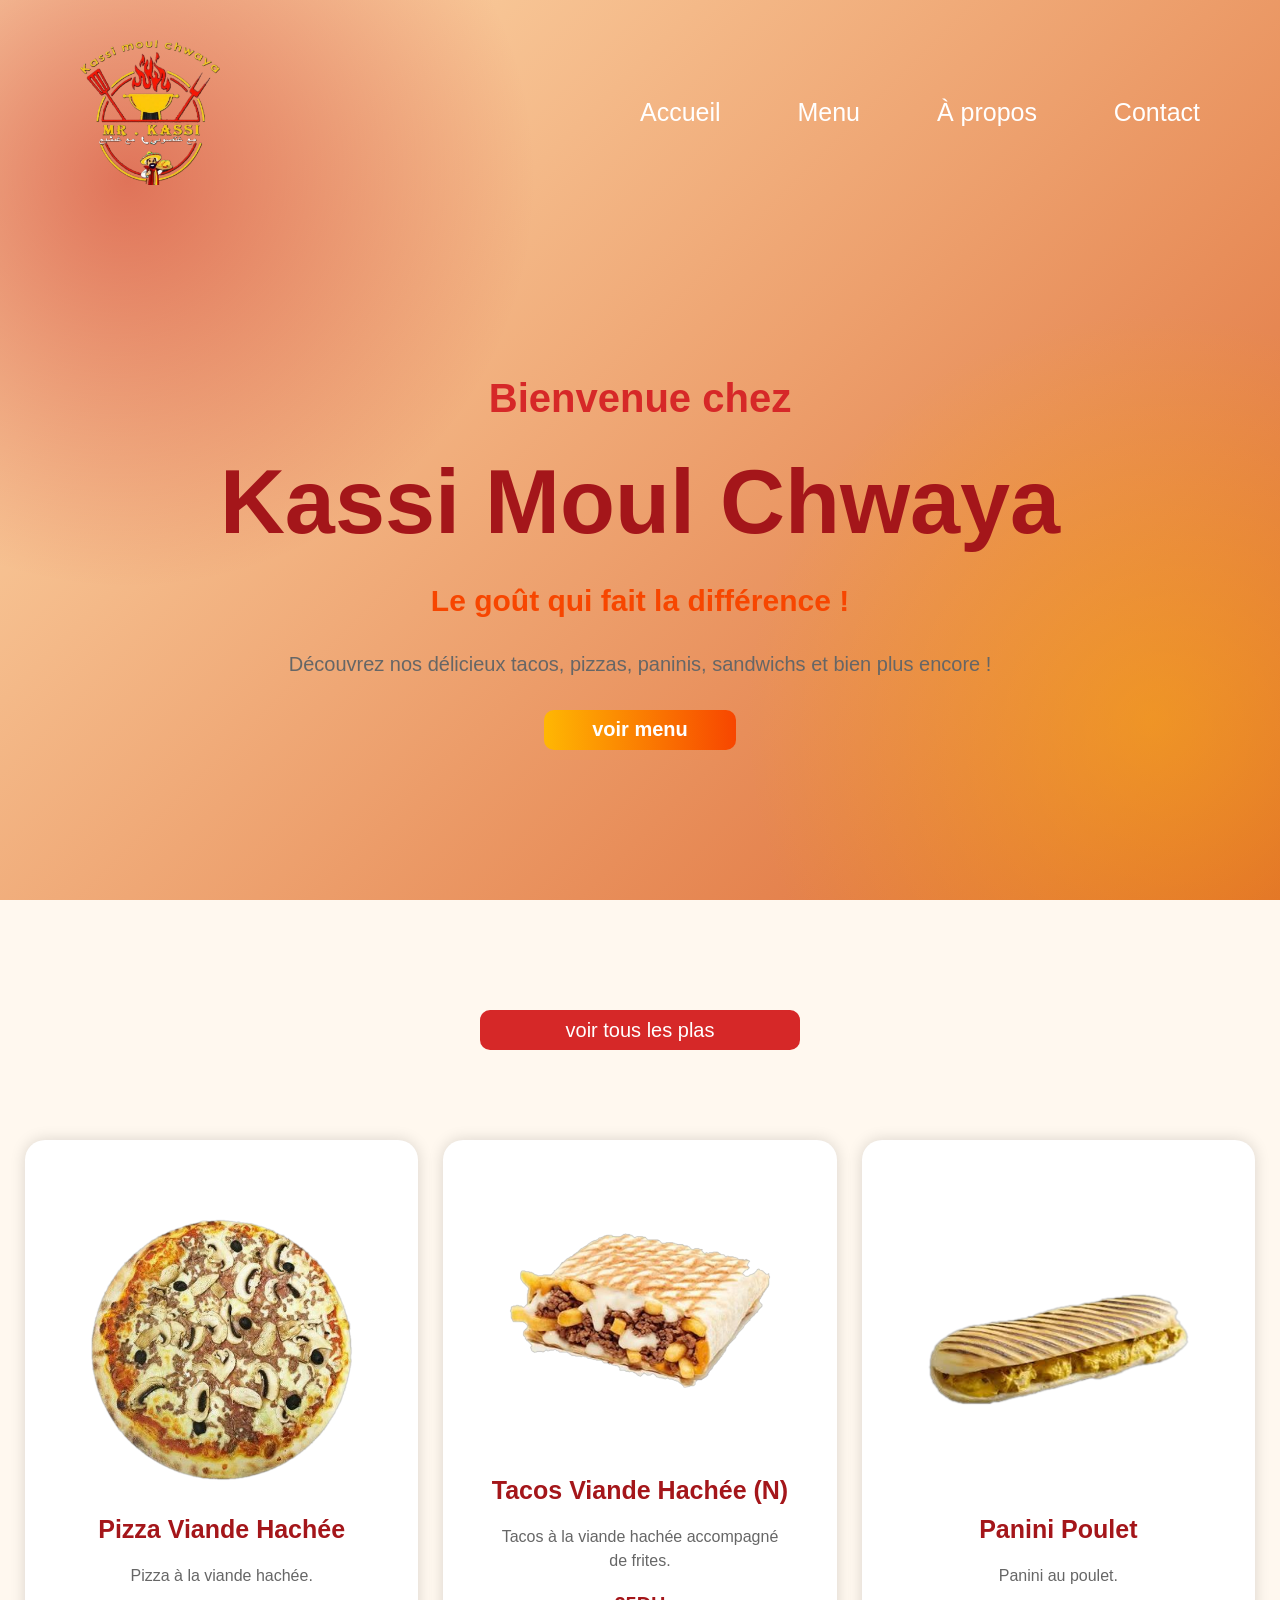
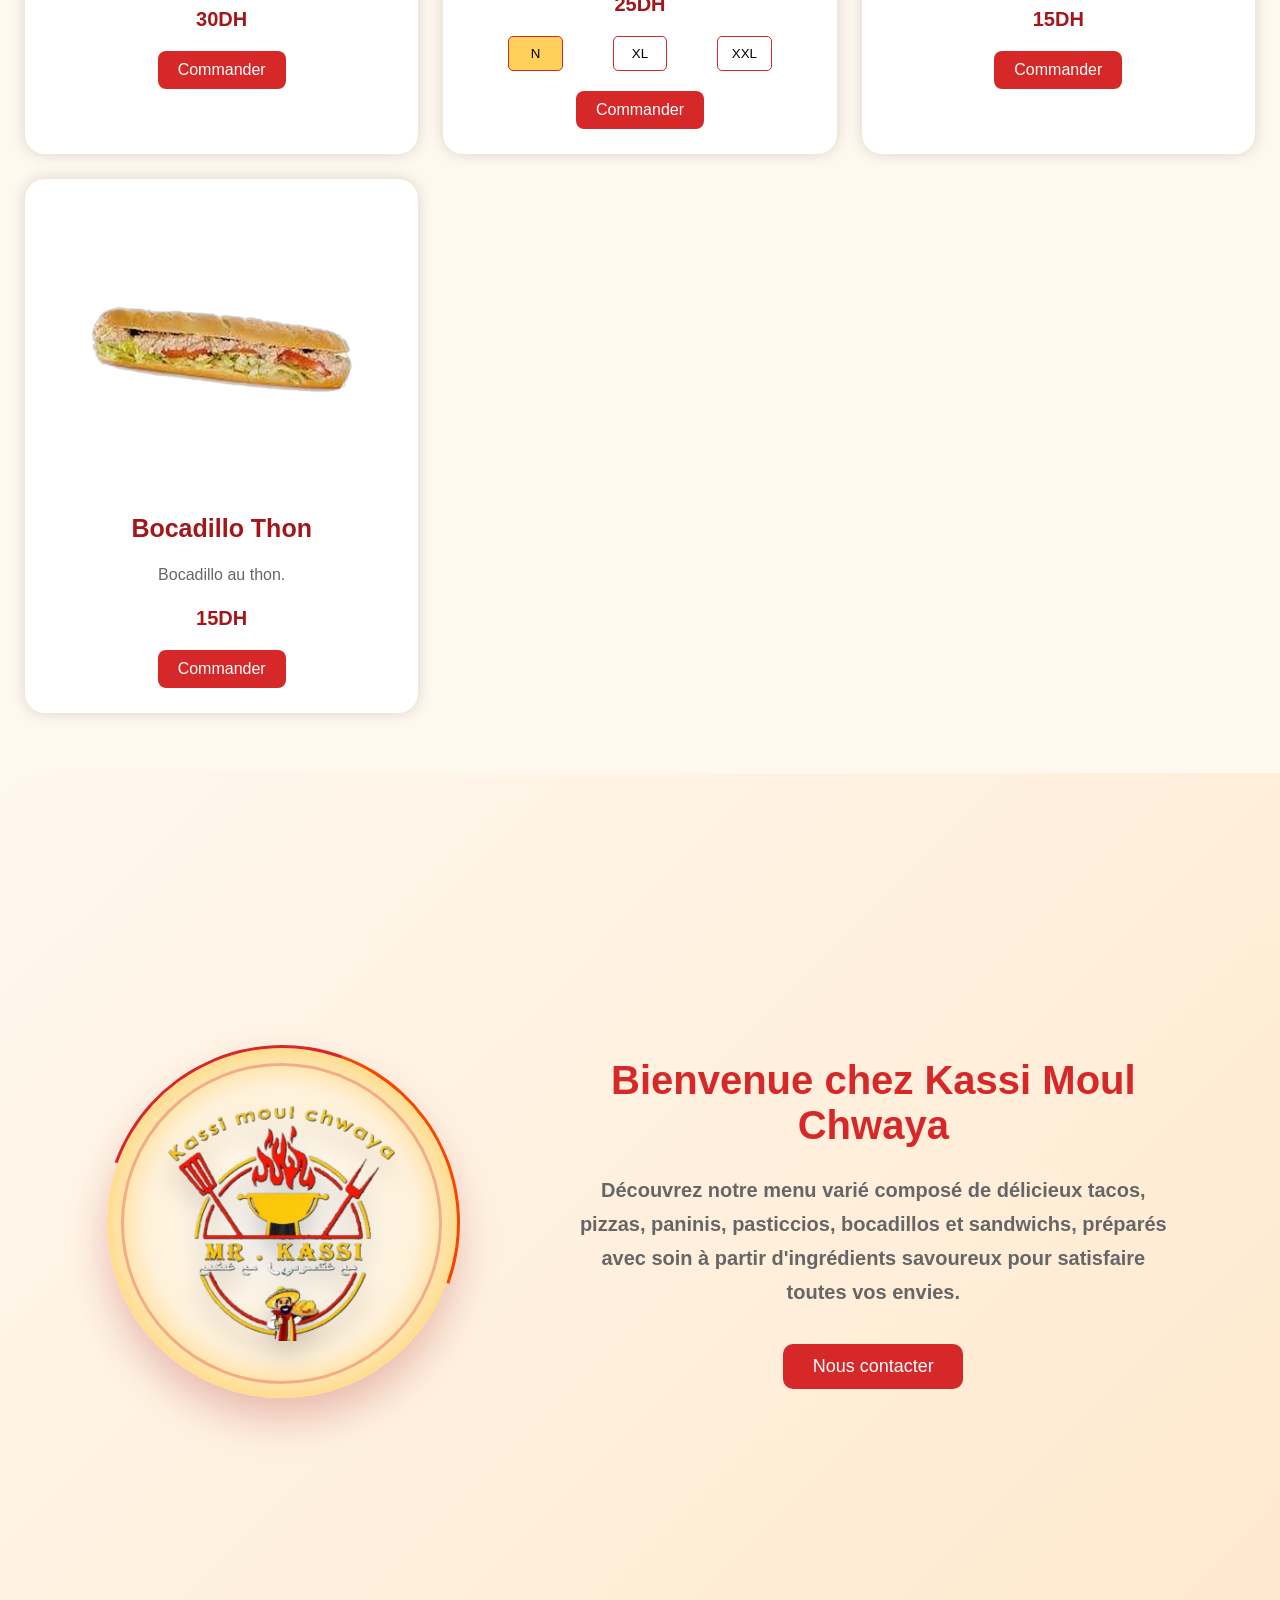
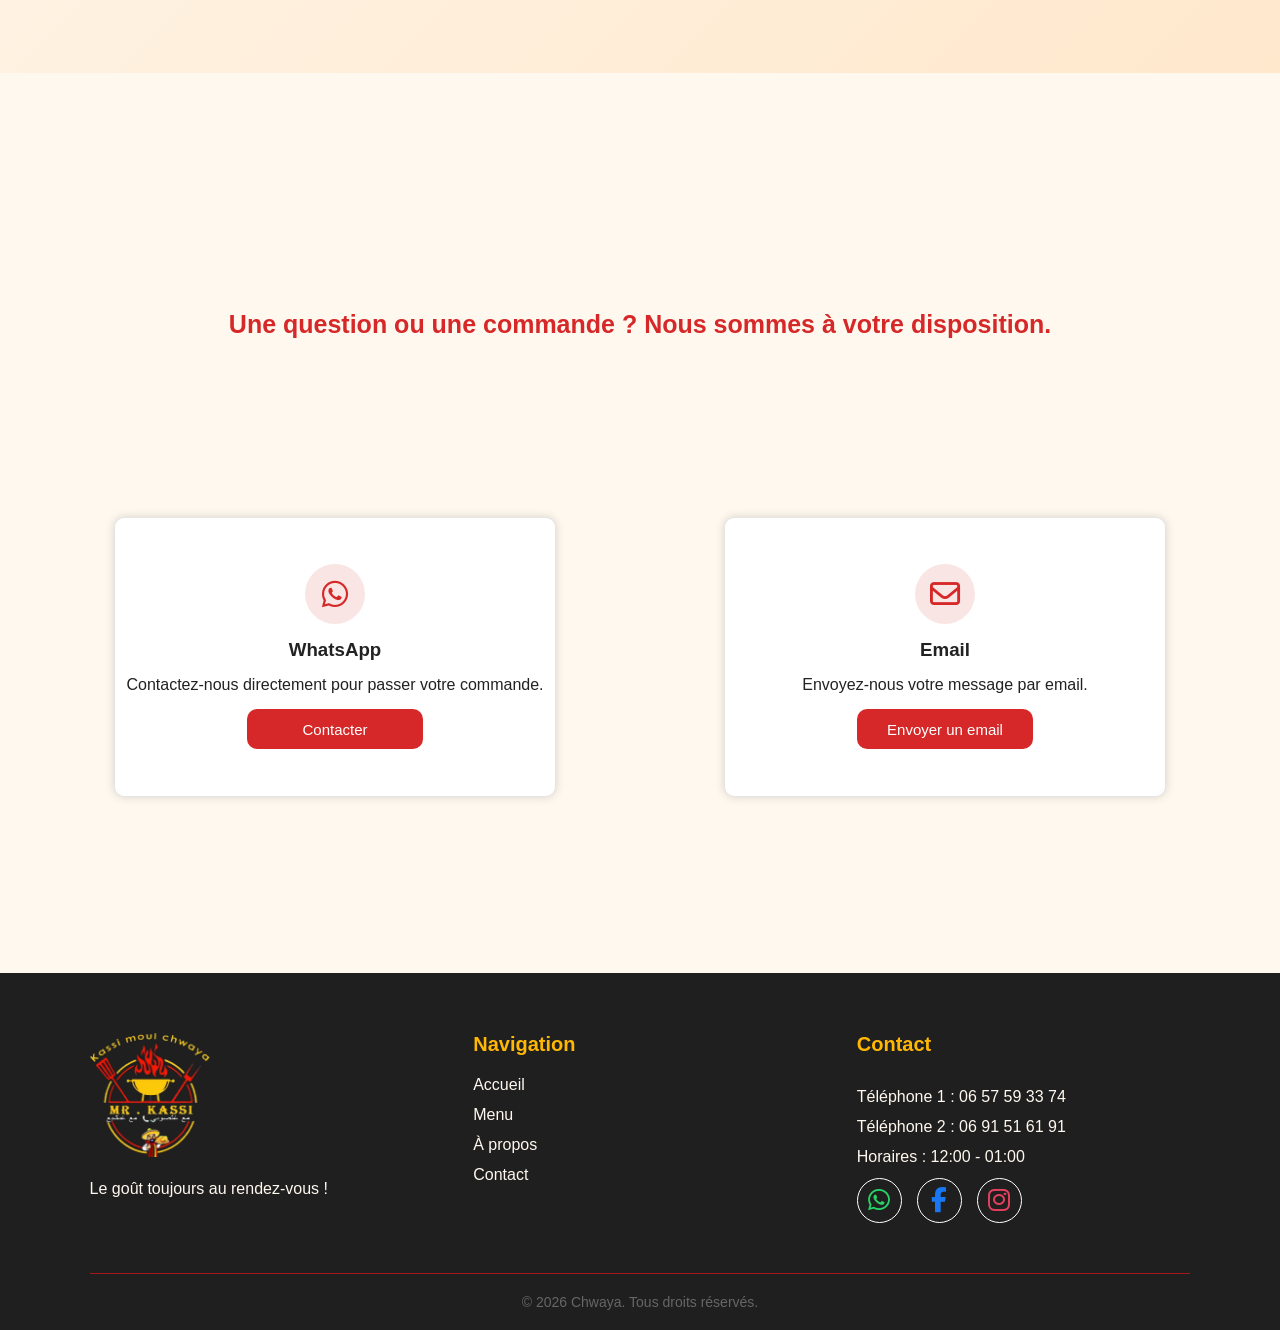
<file: index.html>
<!DOCTYPE html>
<html lang="en">
<head>
    <meta charset="UTF-8">
    <meta name="viewport" content="width=device-width, initial-scale=1.0">
    <title>Kassi Mol Chawaya</title>
</head>
<body>
    <script>
        location.href = './Frontend/Home/KassiMoulChwaya.html'
    </script>
</body>
</html>
</file>
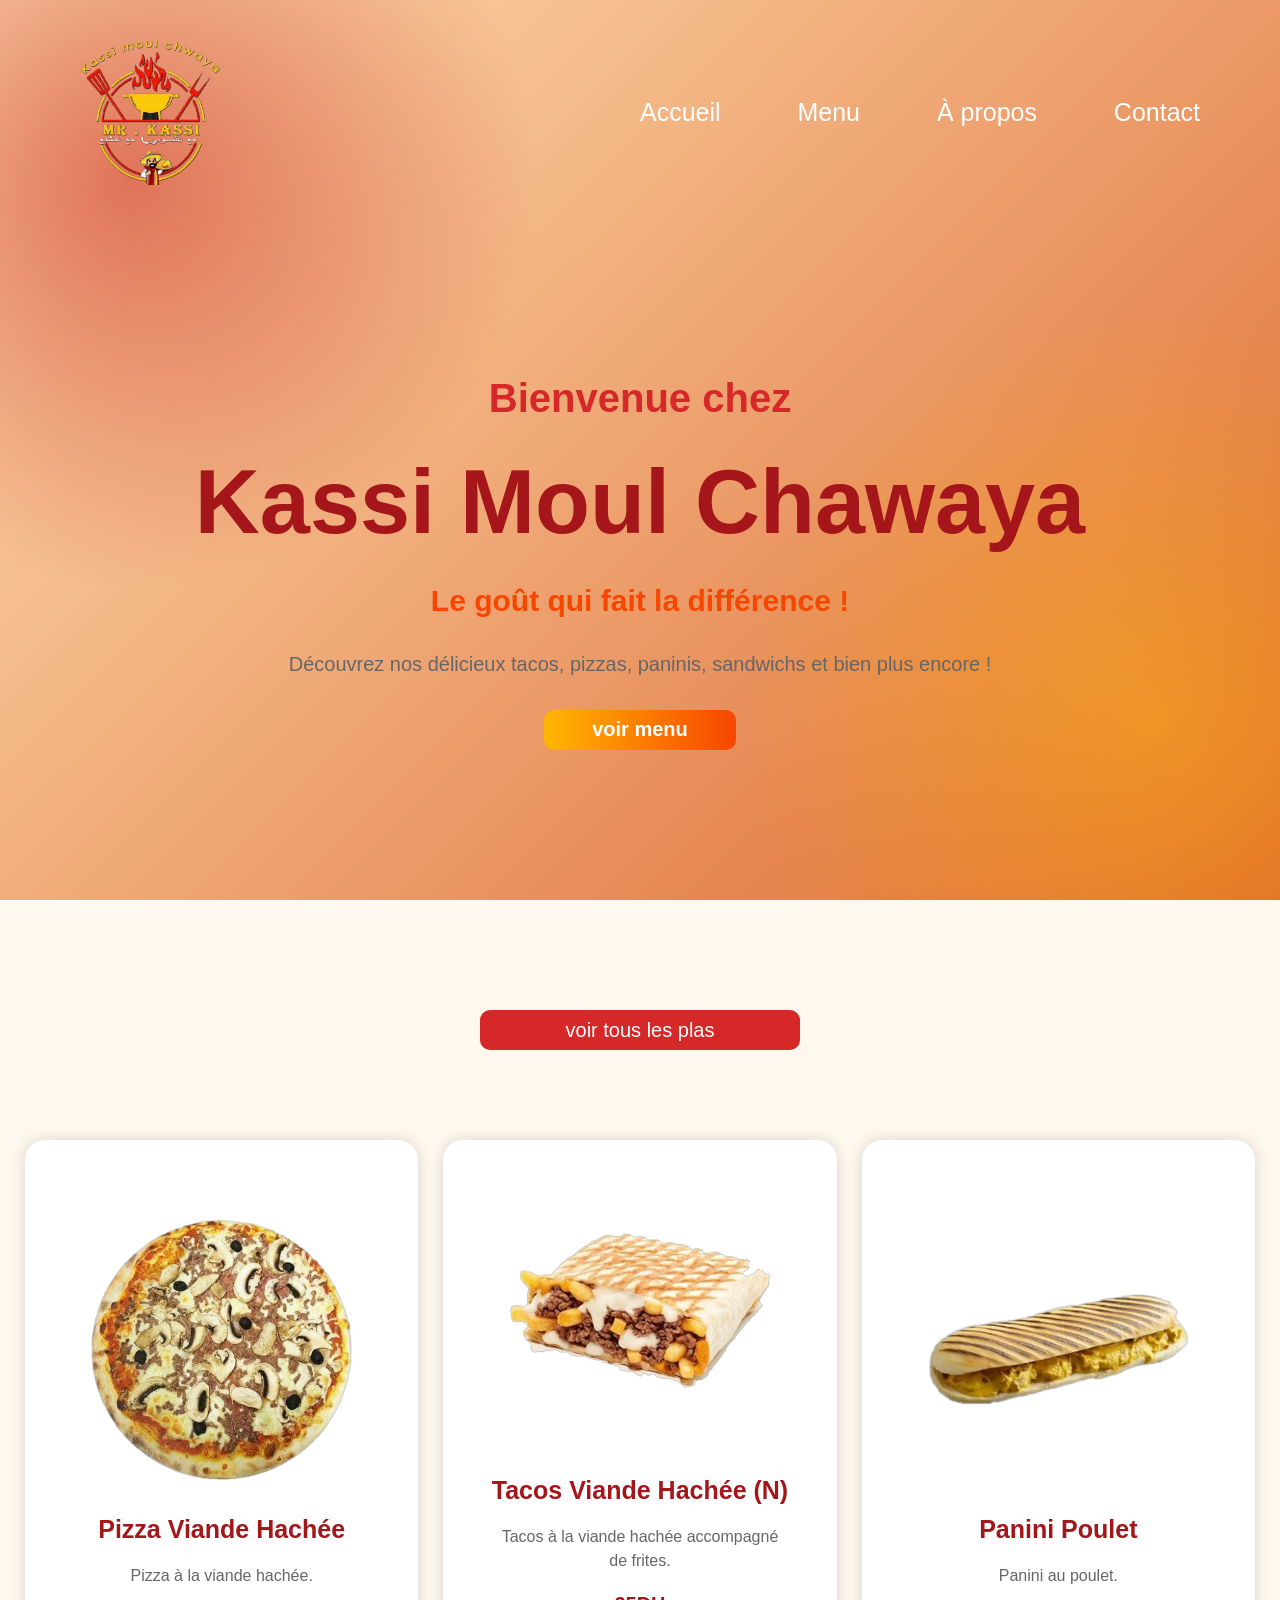
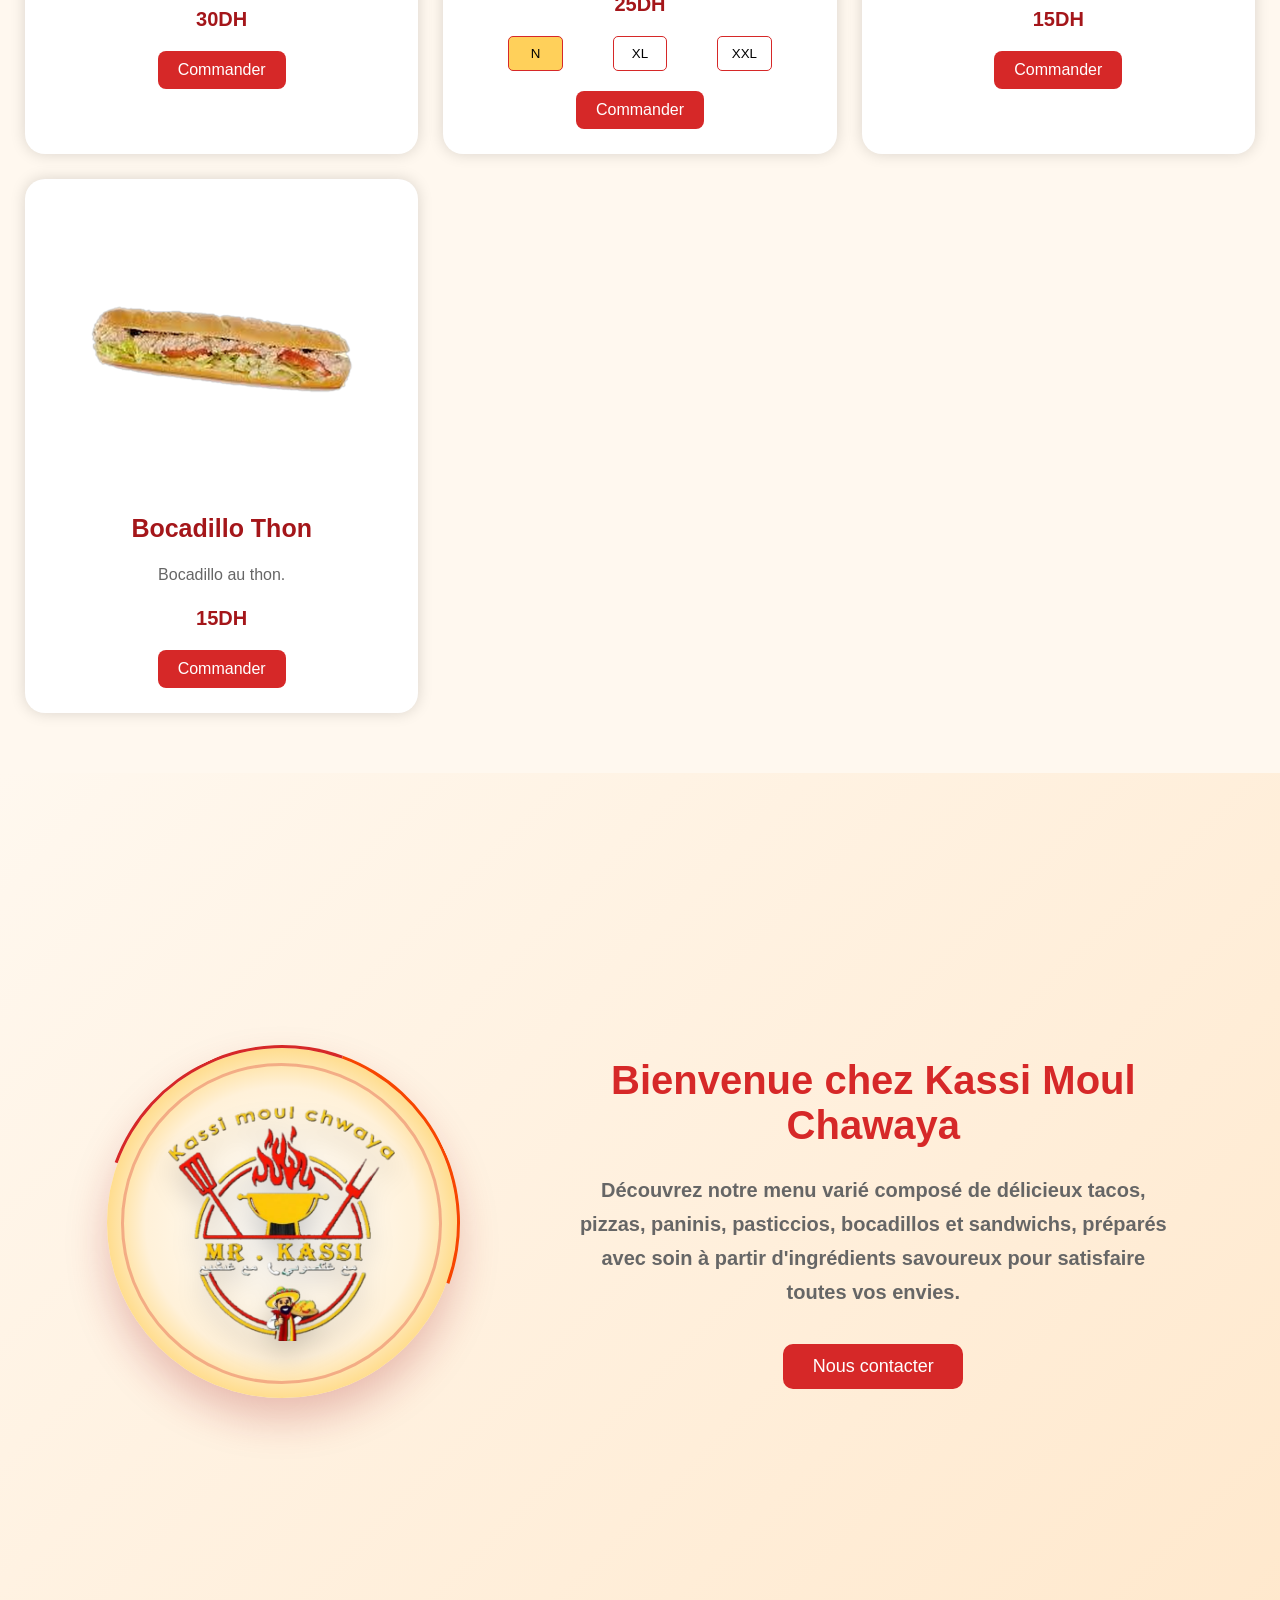
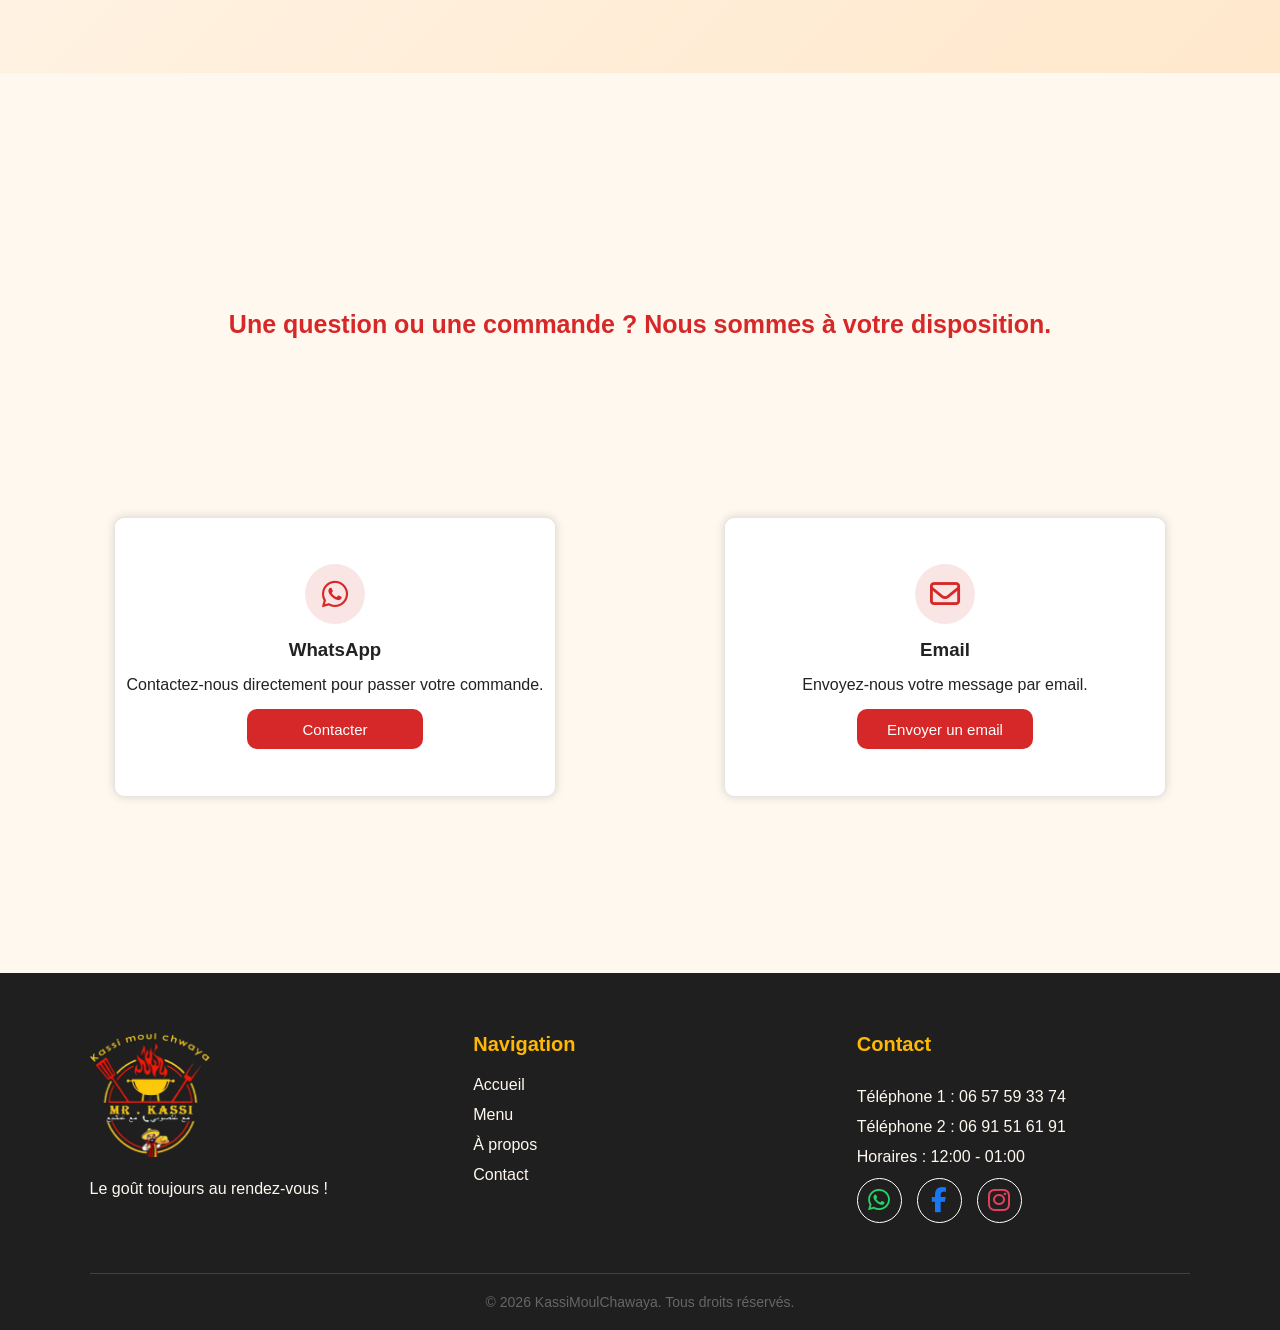
<file: Frontend/Home/KassiMoulChawaya.html>
<!DOCTYPE html>
<html lang="en">

<head>
    <meta charset="UTF-8">
    <meta name="viewport" content="width=device-width, initial-scale=1.0">
    <link rel="stylesheet" href="https://cdnjs.cloudflare.com/ajax/libs/font-awesome/6.7.2/css/all.min.css">
    <link rel="shortcut icon" href="../imgs/Logo.png" type="image/x-icon">
    <link rel="stylesheet" href="./style.css">
    <title>Kassi Moul Chawaya</title>
</head>

<body>
    <div id="error-container" class="error-container" role="alert">
        <i class="fas fa-exclamation-circle"></i>
        <p>Une erreur s’est produite, veuillez réessayer.</p>
        <button type="button" aria-label="إغلاق رسالة الخطأ" onclick="closeAlret()">
            &times;
        </button>
    </div>
    <section class="hero" id="home">
        <header>

            <img src="../imgs/Logo.png" alt="KassiMoulChawaya">

            <button class="menu-toggle" onclick="toggleMenu()">☰</button>

            <ul id="nav-links">
                <li><a href="#home">Accueil</a></li>
                <li><a href="#menu">Menu</a></li>
                <li><a href="#about">À propos</a></li>
                <li><a href="#contact">Contact</a></li>
            </ul>
            <div class="content-alert">
                <div class="alert" id="alert">
                    Plat ajouté au panier !
                </div>
            </div>
        </header>
        <div class="hero-content">
            <h2>Bienvenue chez</h2>
            <h1>Kassi Moul Chawaya</h1>
            <h3>Le goût qui fait la différence !</h3>
    <p>
    Découvrez nos délicieux tacos, pizzas, paninis, sandwichs et bien plus encore !
</p>
            <button onclick="location.href='#menu'">voir menu</button>
        </div>
    </section>
    <section id="menu">
        <div class="cards-container">
            <div class="voirPlas">
                <a href="../menu/menu.html">voir tous les plas</a>
            </div>

            <div id="cards" class="cards">

                <div class="product-info" id="parent12">
                    <img src="../imgs/Pizzas/PizzaViandeHachee.png" alt="Pizza Viande Hachée">
                    <h3>Pizza Viande Hachée </h3>
                    <p>Pizza à la viande hachée. </p>
                    <span class="price">30DH</span>

                    <button onclick="commender(12 , 'Pizzas' , undefined)">Commander</button>
                </div>

                <div class="product-info" id="parent3">
                    <img src="../imgs/Tacos/TacosViandeHachee.png" alt="Tacos Viande Hachée">
                    <h3>Tacos Viande Hachée (N)</h3>
                    <p>Tacos à la viande hachée accompagné de frites. </p>
                    <span class="price">25DH</span>
                    <div class="Taill" id="div3"><button class="active"
                            onclick="classAndActive('div3' , this , 'Tacos'  , 3 , 'N', 'parent3')">N</button><button
                            onclick="classAndActive('div3' , this , 'Tacos'  , 3 , 'XL', 'parent3')">XL</button><button
                            onclick="classAndActive('div3' , this , 'Tacos'  , 3 , 'XXL', 'parent3')">XXL</button></div>
                    <button onclick="commender(3 , 'Tacos' , 'N')">Commander</button>
                </div>

                <div class="product-info" id="parent19">
                    <img src="../imgs/Paninis/PaniniPoulet.png" alt="Panini Poulet">
                    <h3>Panini Poulet </h3>
                    <p>Panini au poulet. </p>
                    <span class="price">15DH</span>

                    <button onclick="commender(19 , 'Paninis' , undefined)">Commander</button>
                </div>
                <div class="product-info" id="parent32">
                    <img src="../imgs/Bocadillos/BocadilloThon.png" alt="Bocadillo Thon">
                    <h3>Bocadillo Thon </h3>
                    <p>Bocadillo au thon. </p>
                    <span class="price">15DH</span>

                    <button onclick="commender(32 , 'Bocadillos' , undefined)">Commander</button>
                </div>

            </div>


        </div>
    </section>
    <section id="about" class="about">
        <div class="container">

            <div class="about-image">
                <img src="../imgs/Logo.png" alt="KassiMoulChawaya">
            </div>

            <div class="about-content">

                <h2>Bienvenue chez Kassi Moul Chawaya</h2>

                <p>
                    Découvrez notre menu varié composé de délicieux tacos,
                    pizzas, paninis, pasticcios, bocadillos et sandwichs,
                    préparés avec soin à partir d'ingrédients savoureux
                    pour satisfaire toutes vos envies.
                </p>

                <button onclick="location.href='#contact'" class="btn">
                    Nous contacter
                </button>

            </div>
            
        </div>

    </section>
    <section id="contact" class="contact">

        <div class="contact-title">

            <p>
                Une question ou une commande ?
                Nous sommes à votre disposition.
            </p>
        </div>

        <!-- WhatsApp -->
        <div class="cardsContact">
            <div class="contact-card">

                <div class="icon">
                    <i class="fa-brands fa-whatsapp"></i>

                </div>

                <h3>WhatsApp</h3>

                <p>
                    Contactez-nous directement
                    pour passer votre commande.
                </p>

                <button onclick="wathsape()" class="contact-btn">
                    Contacter
                </button>

            </div>


            <!-- Email -->
            <div class="contact-card">

                <div class="icon">
                    <i class="fa-regular fa-envelope"></i>
                </div>

                <h3>Email</h3>

                <p>
                    Envoyez-nous votre message
                    par email.
                </p>

                <button onclick="email()" class="contact-btn">
                    Envoyer un email
                </button>

            </div>



        </div>
    </section>
    <footer class="footer">

        <div class="footer-content">

            <div class="footer-brand">
                <img src="../imgs/Logo.png" alt="KassiMoulChawaya">

                <p>
                    Le goût toujours au rendez-vous ! 
                </p>
            </div>

            <div class="footer-links">
                <h3>Navigation</h3>

                <ul>
                    <li><a href="#home">Accueil</a></li>
                    <li><a href="#menu">Menu</a></li>
                    <li><a href="#about">À propos</a></li>
                    <li><a href="#contact">Contact</a></li>
                </ul>
            </div>

            <div class="footer-contact">
                <h3>Contact</h3>

                <p>Téléphone 1 : 06 57 59 33 74</p>
                <p>Téléphone 2 : 06 91 51 61 91</p>
                <p>Horaires : 12:00 - 01:00</p>
                <div class="social-icons">


                    <a href="https://wa.me/212657593374" target="_blank" class="whatsapp">
                        <i class="fa-brands fa-whatsapp"></i>
                    </a>

                    <a target="_blank"
                        href=""
                        class="facebook">
                        <i class="fa-brands fa-facebook-f"></i>
                    </a>
                    <a href="https://www.instagram.com/kassi_moul_chwaya/#" target="_blank"
                        class="instagram">
                        <i class="fa-brands fa-instagram"></i>
                    </a>
                </div>
            </div>

        </div>

        <div class="footer-bottom">
            <p>© 2026 KassiMoulChawaya. Tous droits réservés.</p>
        </div>

    </footer>
    <script src="./script.js"></script>
    <script src="../Ensemble.js"></script>
</body>

</html>
</file>
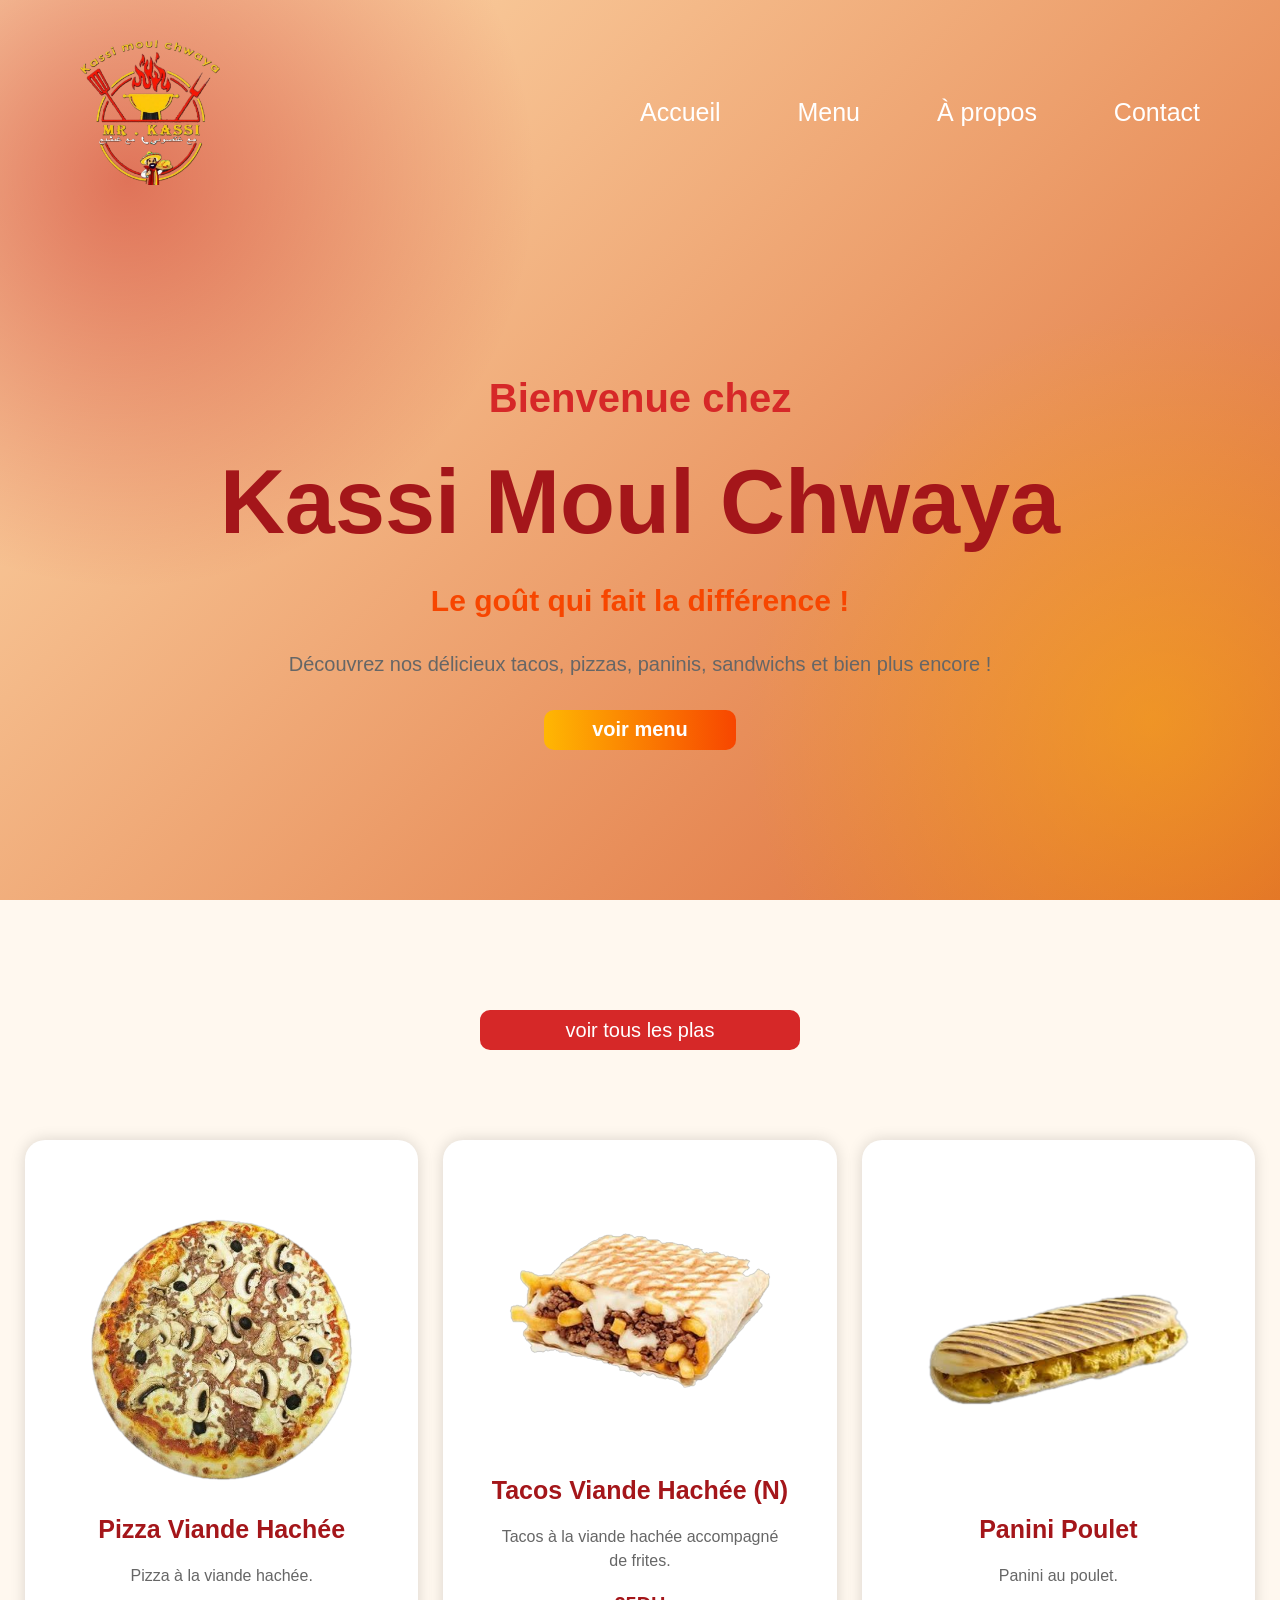
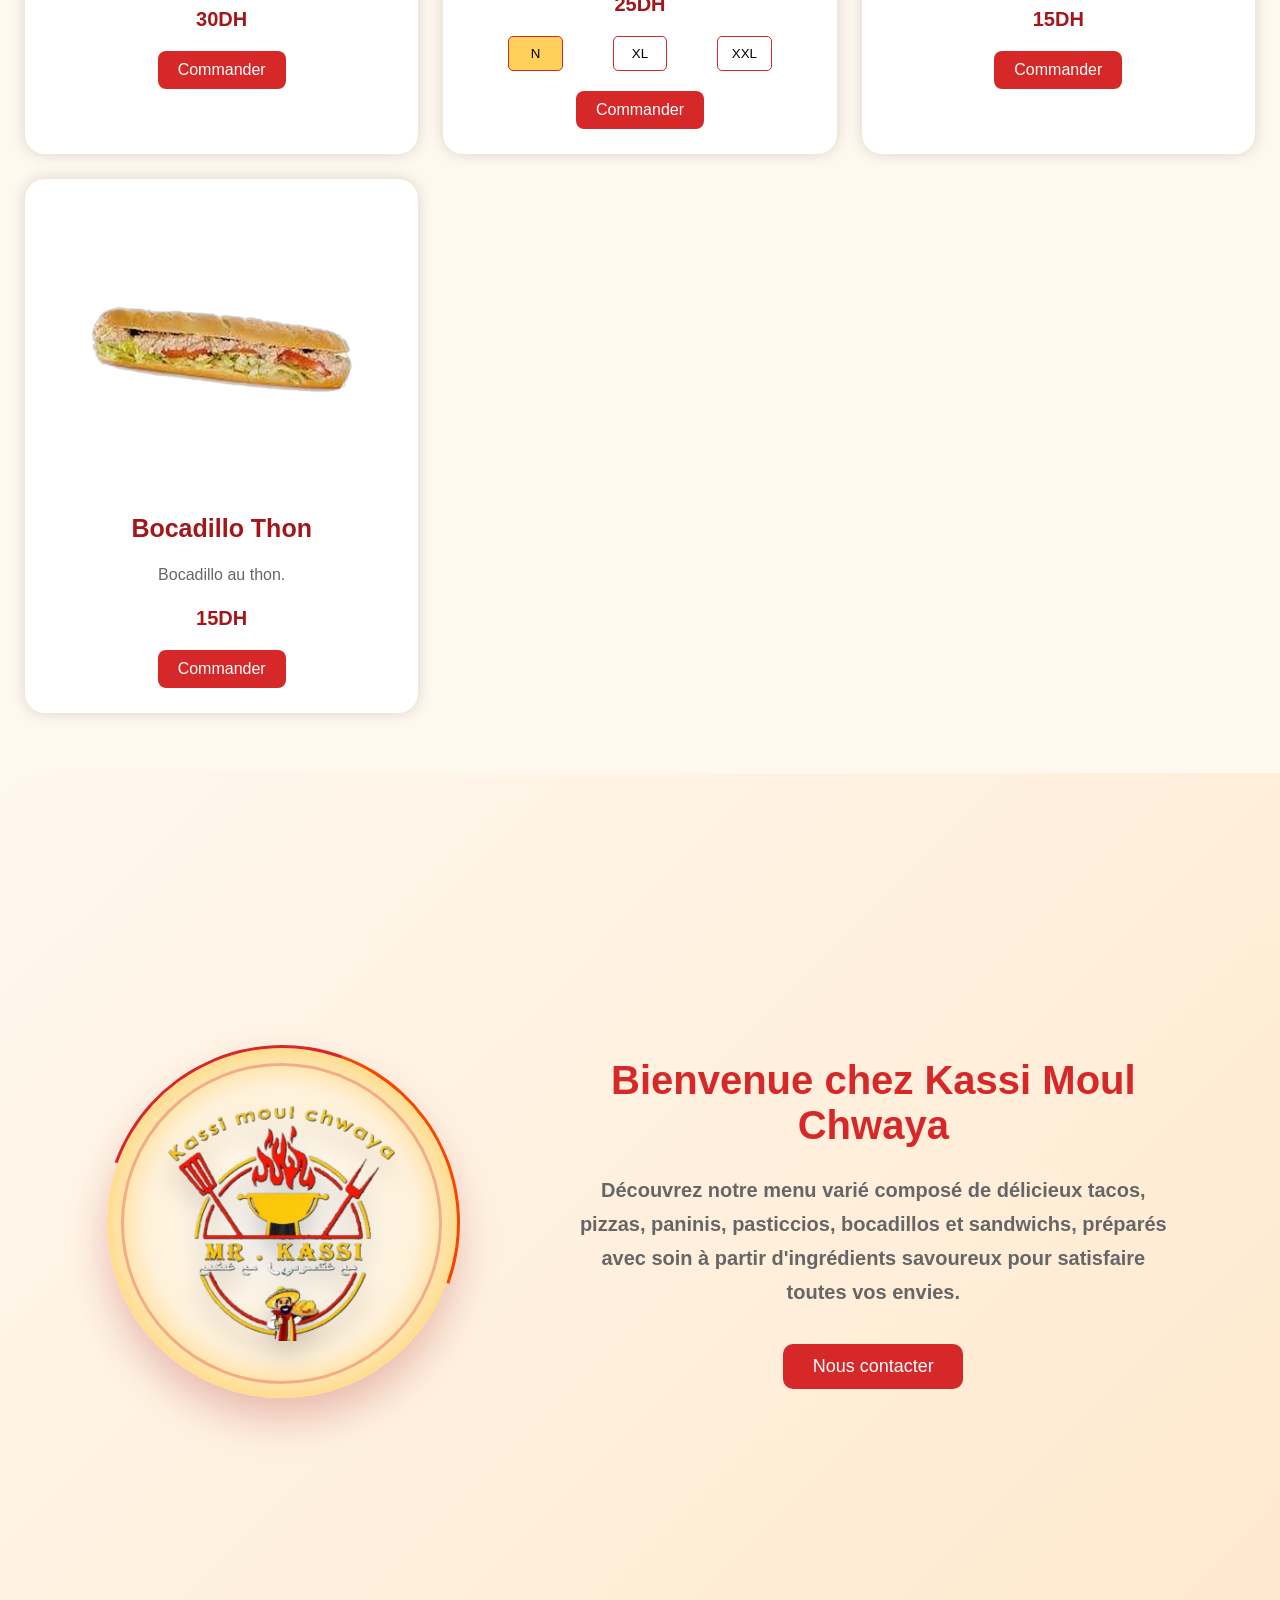
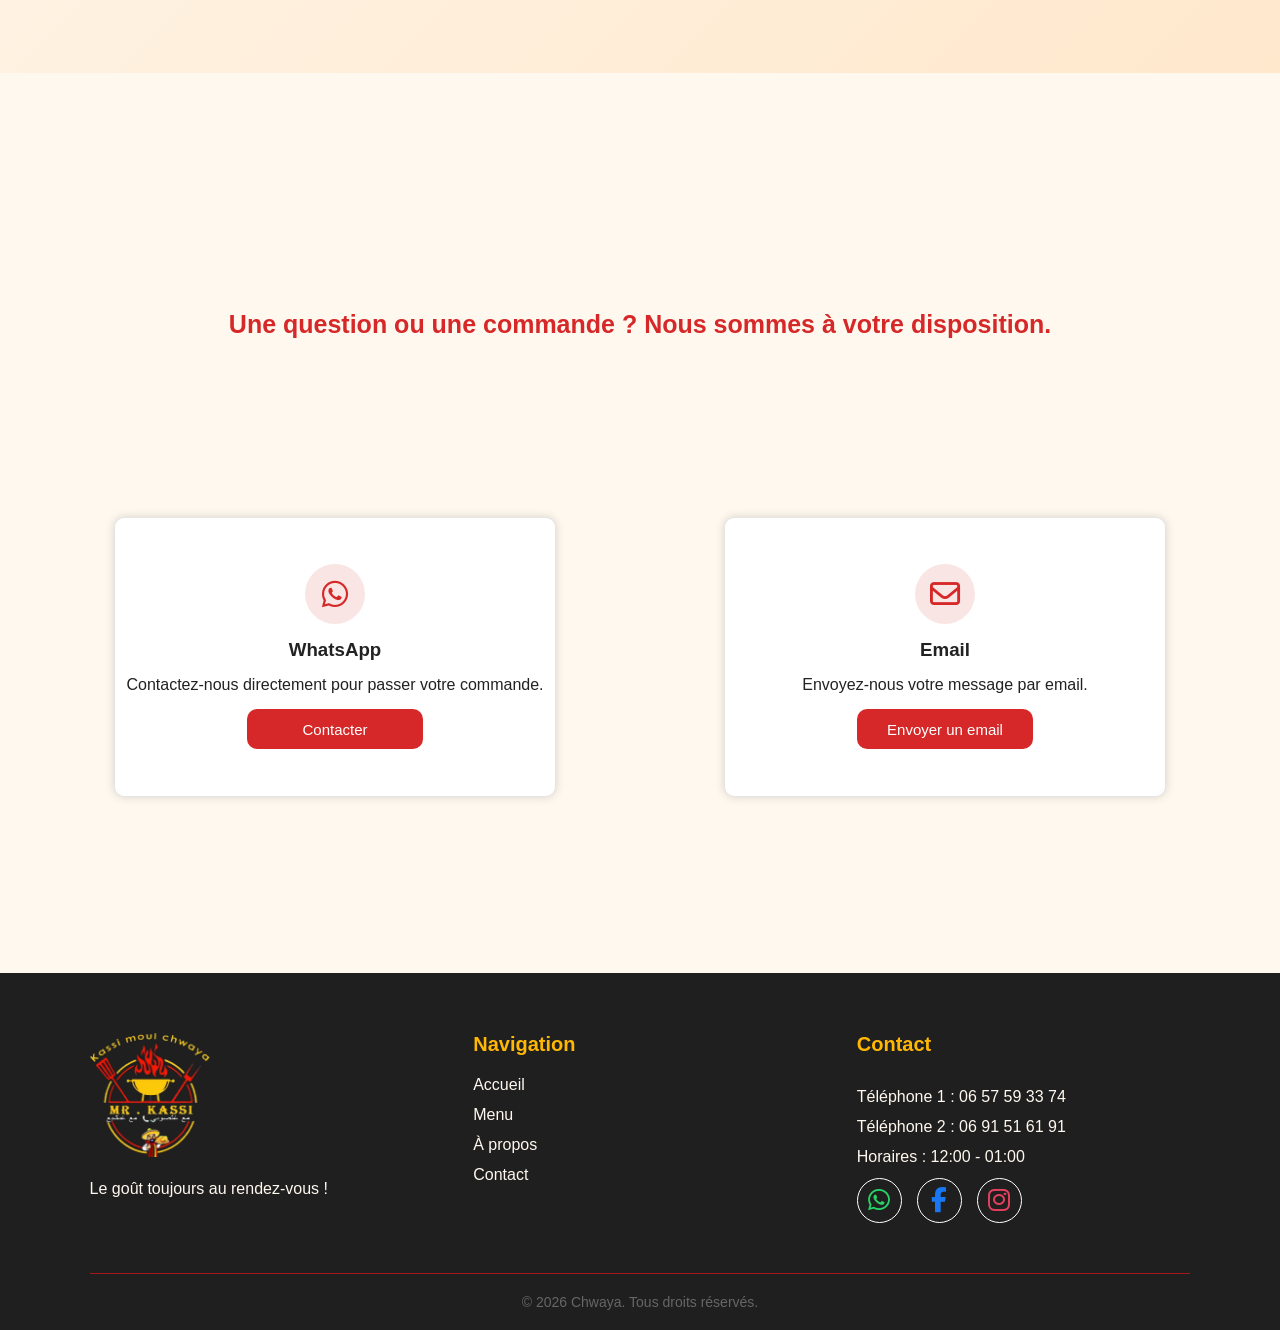
<file: Frontend/Home/KassiMoulChwaya.html>
<!DOCTYPE html>
<html lang="en">

<head>
    <meta charset="UTF-8">
    <meta name="viewport" content="width=device-width, initial-scale=1.0">
    <link rel="stylesheet" href="https://cdnjs.cloudflare.com/ajax/libs/font-awesome/6.7.2/css/all.min.css">
    <link rel="shortcut icon" href="../imgs/Logo.png" type="image/x-icon">
    <link rel="stylesheet" href="./style.css">
    <title>Kassi Moul Chwaya</title>
</head>

<body>
    <div id="error-container" class="error-container" role="alert">
        <i class="fas fa-exclamation-circle"></i>
        <p>Une erreur s’est produite, veuillez réessayer.</p>
        <button type="button" aria-label="إغلاق رسالة الخطأ" onclick="closeAlret()">
            &times;
        </button>
    </div>
    <section class="hero" id="home">
        <header>

            <img src="../imgs/Logo.png" alt="Chwaya">

            <button class="menu-toggle" onclick="toggleMenu()">☰</button>

            <ul id="nav-links">
                <li><a href="#home">Accueil</a></li>
                <li><a href="#menu">Menu</a></li>
                <li><a href="#about">À propos</a></li>
                <li><a href="#contact">Contact</a></li>
            </ul>
            <div class="content-alert">
                <div class="alert" id="alert">
                    Plat ajouté au panier !
                </div>
            </div>
        </header>
        <div class="hero-content">
            <h2>Bienvenue chez</h2>
            <h1>Kassi Moul Chwaya</h1>
            <h3>Le goût qui fait la différence !</h3>
    <p>
    Découvrez nos délicieux tacos, pizzas, paninis, sandwichs et bien plus encore !
</p>
            <button onclick="location.href='#menu'">voir menu</button>
        </div>
    </section>
    <section id="menu">
        <div class="cards-container">
            <div class="voirPlas">
                <a href="../menu/menu.html">voir tous les plas</a>
            </div>

            <div id="cards" class="cards">

                <div class="product-info" id="parent12">
                    <img src="../imgs/Pizzas/PizzaViandeHachee.png" alt="Pizza Viande Hachée">
                    <h3>Pizza Viande Hachée </h3>
                    <p>Pizza à la viande hachée. </p>
                    <span class="price">30DH</span>

                    <button onclick="commender(12 , 'Pizzas' , undefined)">Commander</button>
                </div>

                <div class="product-info" id="parent3">
                    <img src="../imgs/Tacos/TacosViandeHachee.png" alt="Tacos Viande Hachée">
                    <h3>Tacos Viande Hachée (N)</h3>
                    <p>Tacos à la viande hachée accompagné de frites. </p>
                    <span class="price">25DH</span>
                    <div class="Taill" id="div3"><button class="active"
                            onclick="classAndActive('div3' , this , 'Tacos'  , 3 , 'N', 'parent3')">N</button><button
                            onclick="classAndActive('div3' , this , 'Tacos'  , 3 , 'XL', 'parent3')">XL</button><button
                            onclick="classAndActive('div3' , this , 'Tacos'  , 3 , 'XXL', 'parent3')">XXL</button></div>
                    <button onclick="commender(3 , 'Tacos' , 'N')">Commander</button>
                </div>

                <div class="product-info" id="parent19">
                    <img src="../imgs/Paninis/PaniniPoulet.png" alt="Panini Poulet">
                    <h3>Panini Poulet </h3>
                    <p>Panini au poulet. </p>
                    <span class="price">15DH</span>

                    <button onclick="commender(19 , 'Paninis' , undefined)">Commander</button>
                </div>
                <div class="product-info" id="parent32">
                    <img src="../imgs/Bocadillos/BocadilloThon.png" alt="Bocadillo Thon">
                    <h3>Bocadillo Thon </h3>
                    <p>Bocadillo au thon. </p>
                    <span class="price">15DH</span>

                    <button onclick="commender(32 , 'Bocadillos' , undefined)">Commander</button>
                </div>

            </div>


        </div>
    </section>
    <section id="about" class="about">
        <div class="container">

            <div class="about-image">
                <img src="../imgs/Logo.png" alt="Chwaya">
            </div>

            <div class="about-content">

                <h2>Bienvenue chez Kassi Moul Chwaya</h2>

                <p>
                    Découvrez notre menu varié composé de délicieux tacos,
                    pizzas, paninis, pasticcios, bocadillos et sandwichs,
                    préparés avec soin à partir d'ingrédients savoureux
                    pour satisfaire toutes vos envies.
                </p>

                <button onclick="location.href='#contact'" class="btn">
                    Nous contacter
                </button>

            </div>
            
        </div>

    </section>
    <section id="contact" class="contact">

        <div class="contact-title">

            <p>
                Une question ou une commande ?
                Nous sommes à votre disposition.
            </p>
        </div>

        <!-- WhatsApp -->
        <div class="cardsContact">
            <div class="contact-card">

                <div class="icon">
                    <i class="fa-brands fa-whatsapp"></i>

                </div>

                <h3>WhatsApp</h3>

                <p>
                    Contactez-nous directement
                    pour passer votre commande.
                </p>

                <button onclick="wathsape()" class="contact-btn">
                    Contacter
                </button>

            </div>


            <!-- Email -->
            <div class="contact-card">

                <div class="icon">
                    <i class="fa-regular fa-envelope"></i>
                </div>

                <h3>Email</h3>

                <p>
                    Envoyez-nous votre message
                    par email.
                </p>

                <button onclick="email()" class="contact-btn">
                    Envoyer un email
                </button>

            </div>



        </div>
    </section>
    <footer class="footer">

        <div class="footer-content">

            <div class="footer-brand">
                <img src="../imgs/Logo.png" alt="Chwaya">

                <p>
                    Le goût toujours au rendez-vous ! 
                </p>
            </div>

            <div class="footer-links">
                <h3>Navigation</h3>

                <ul>
                    <li><a href="#home">Accueil</a></li>
                    <li><a href="#menu">Menu</a></li>
                    <li><a href="#about">À propos</a></li>
                    <li><a href="#contact">Contact</a></li>
                </ul>
            </div>

            <div class="footer-contact">
                <h3>Contact</h3>

                <p>Téléphone 1 : 06 57 59 33 74</p>
                <p>Téléphone 2 : 06 91 51 61 91</p>
                <p>Horaires : 12:00 - 01:00</p>
                <div class="social-icons">


                    <a href="https://wa.me/212657593374" target="_blank" class="whatsapp">
                        <i class="fa-brands fa-whatsapp"></i>
                    </a>

                    <a target="_blank"
                        href=""
                        class="facebook">
                        <i class="fa-brands fa-facebook-f"></i>
                    </a>
                    <a href="https://www.instagram.com/kassi_moul_chwaya/#" target="_blank"
                        class="instagram">
                        <i class="fa-brands fa-instagram"></i>
                    </a>
                </div>
            </div>

        </div>

        <div class="footer-bottom">
            <p>© 2026 Chwaya. Tous droits réservés.</p>
        </div>

    </footer>
    <script src="./script.js"></script>
    <script src="../Ensemble.js"></script>
</body>

</html>
</file>
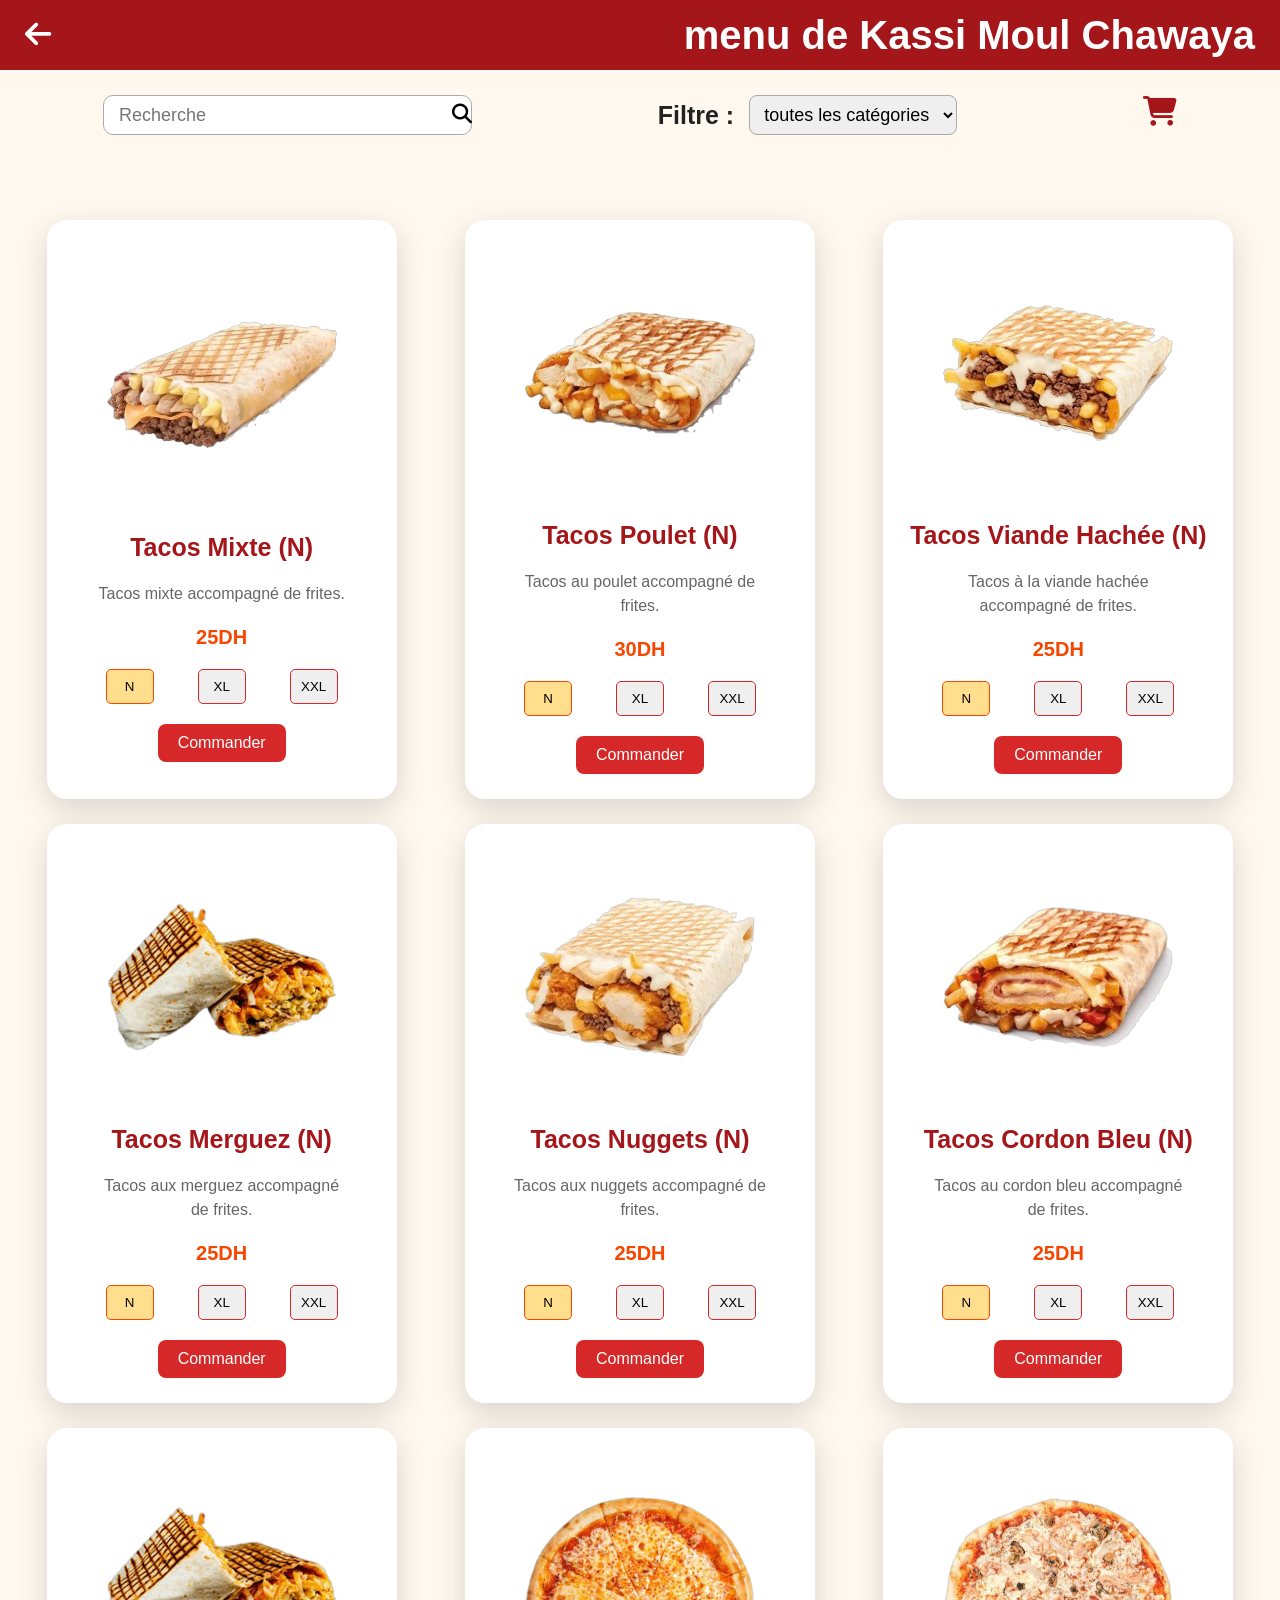
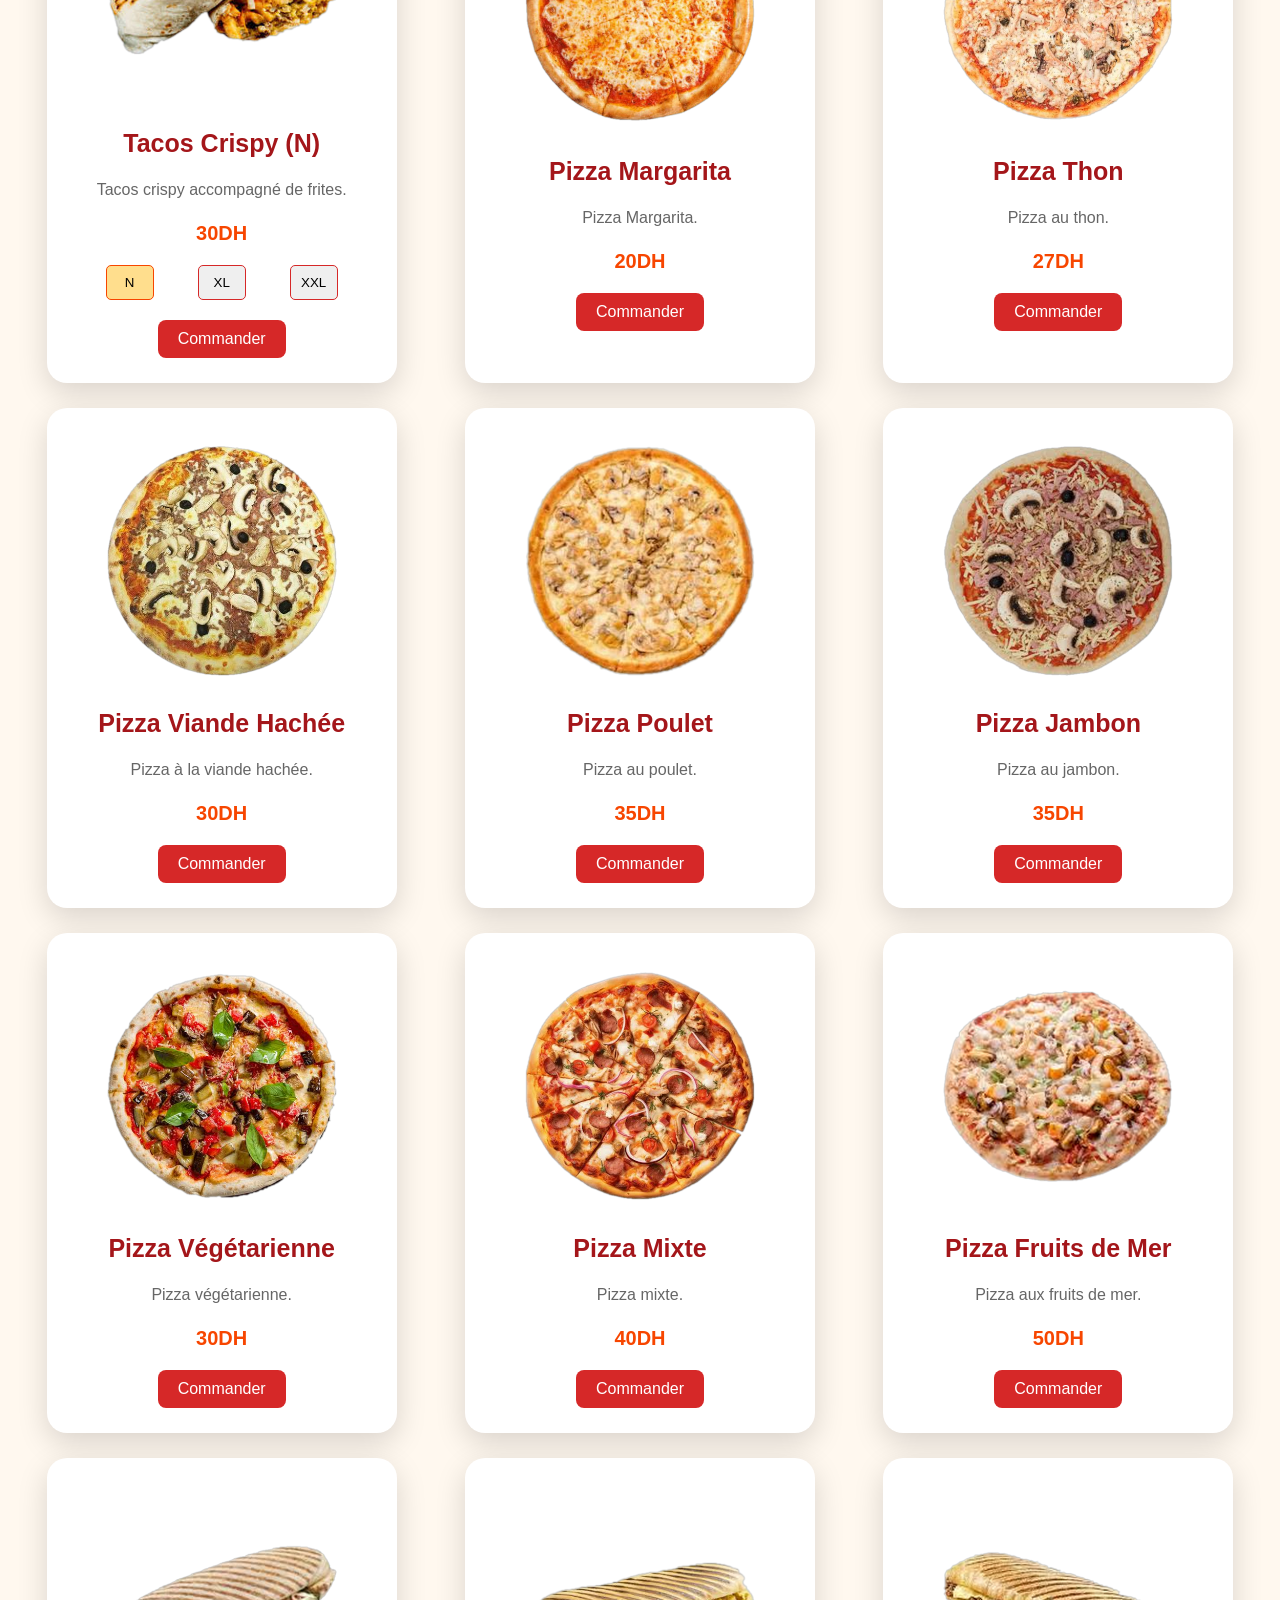
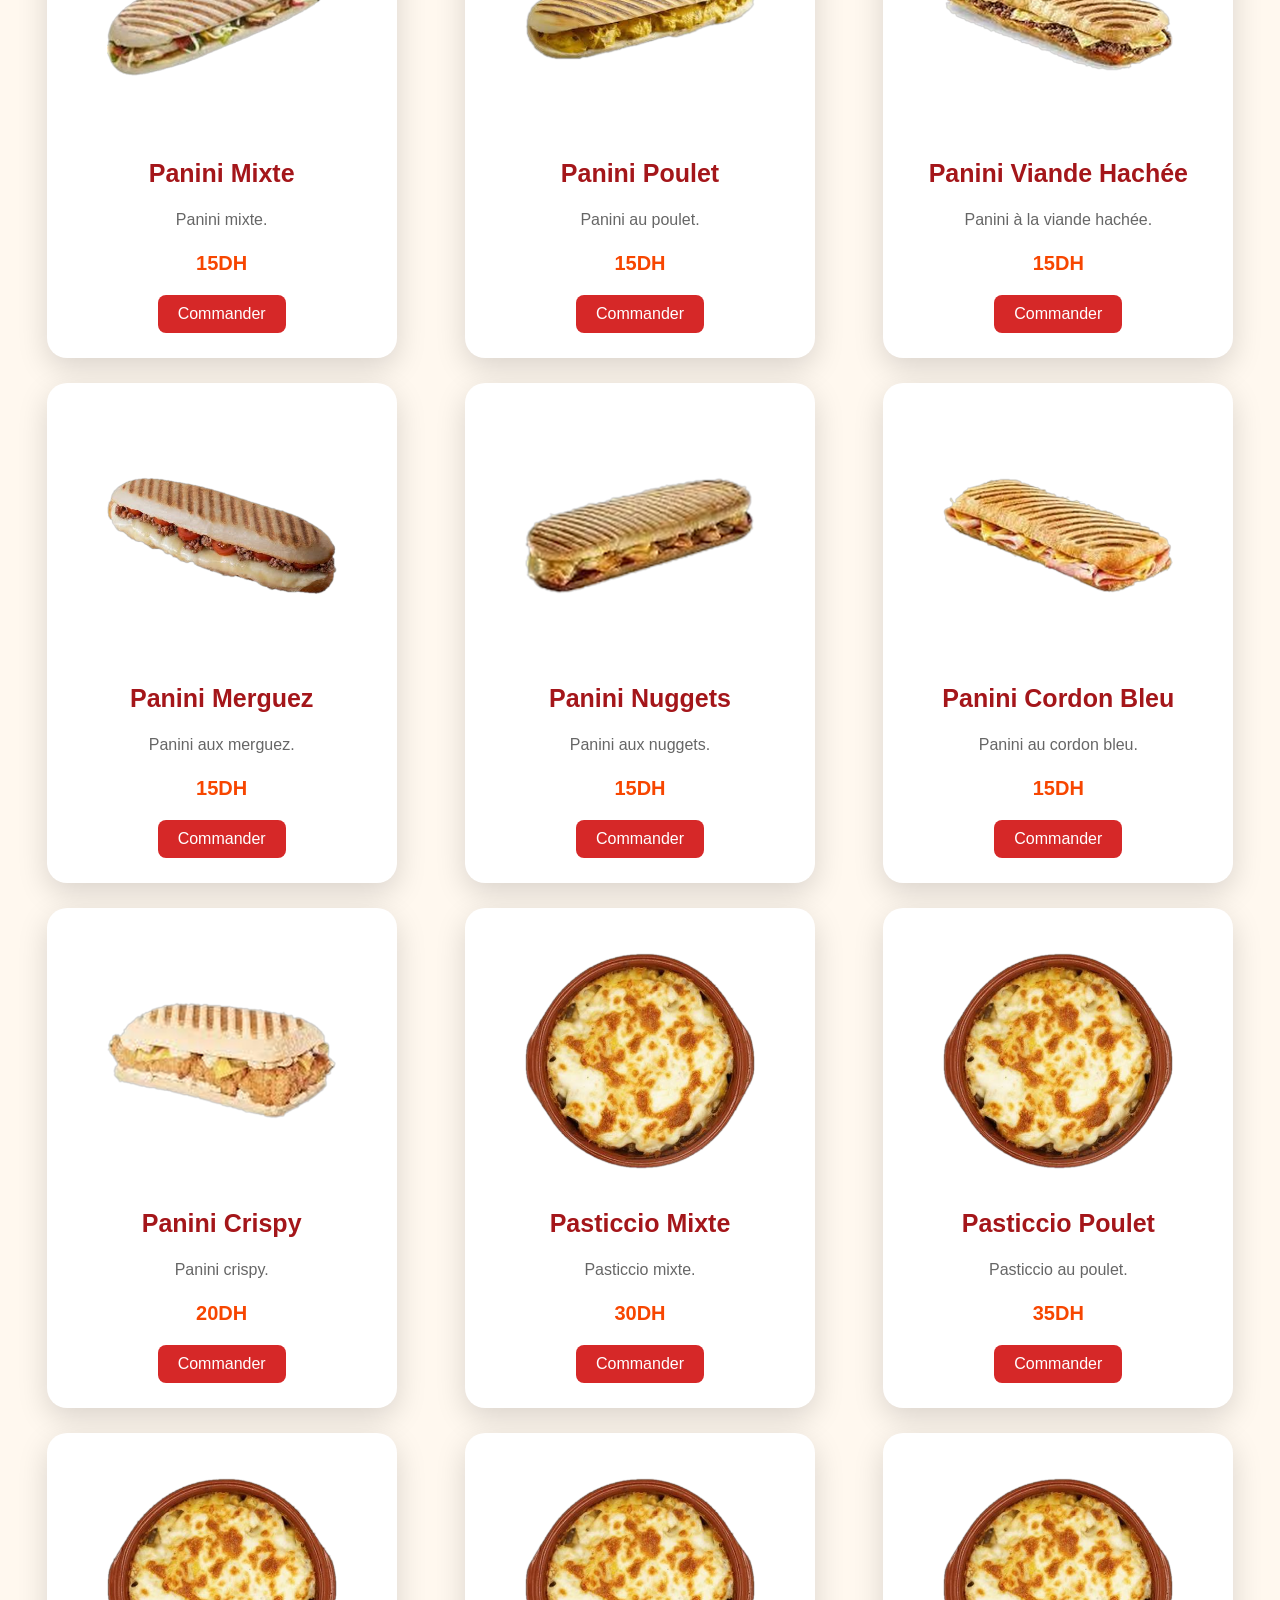
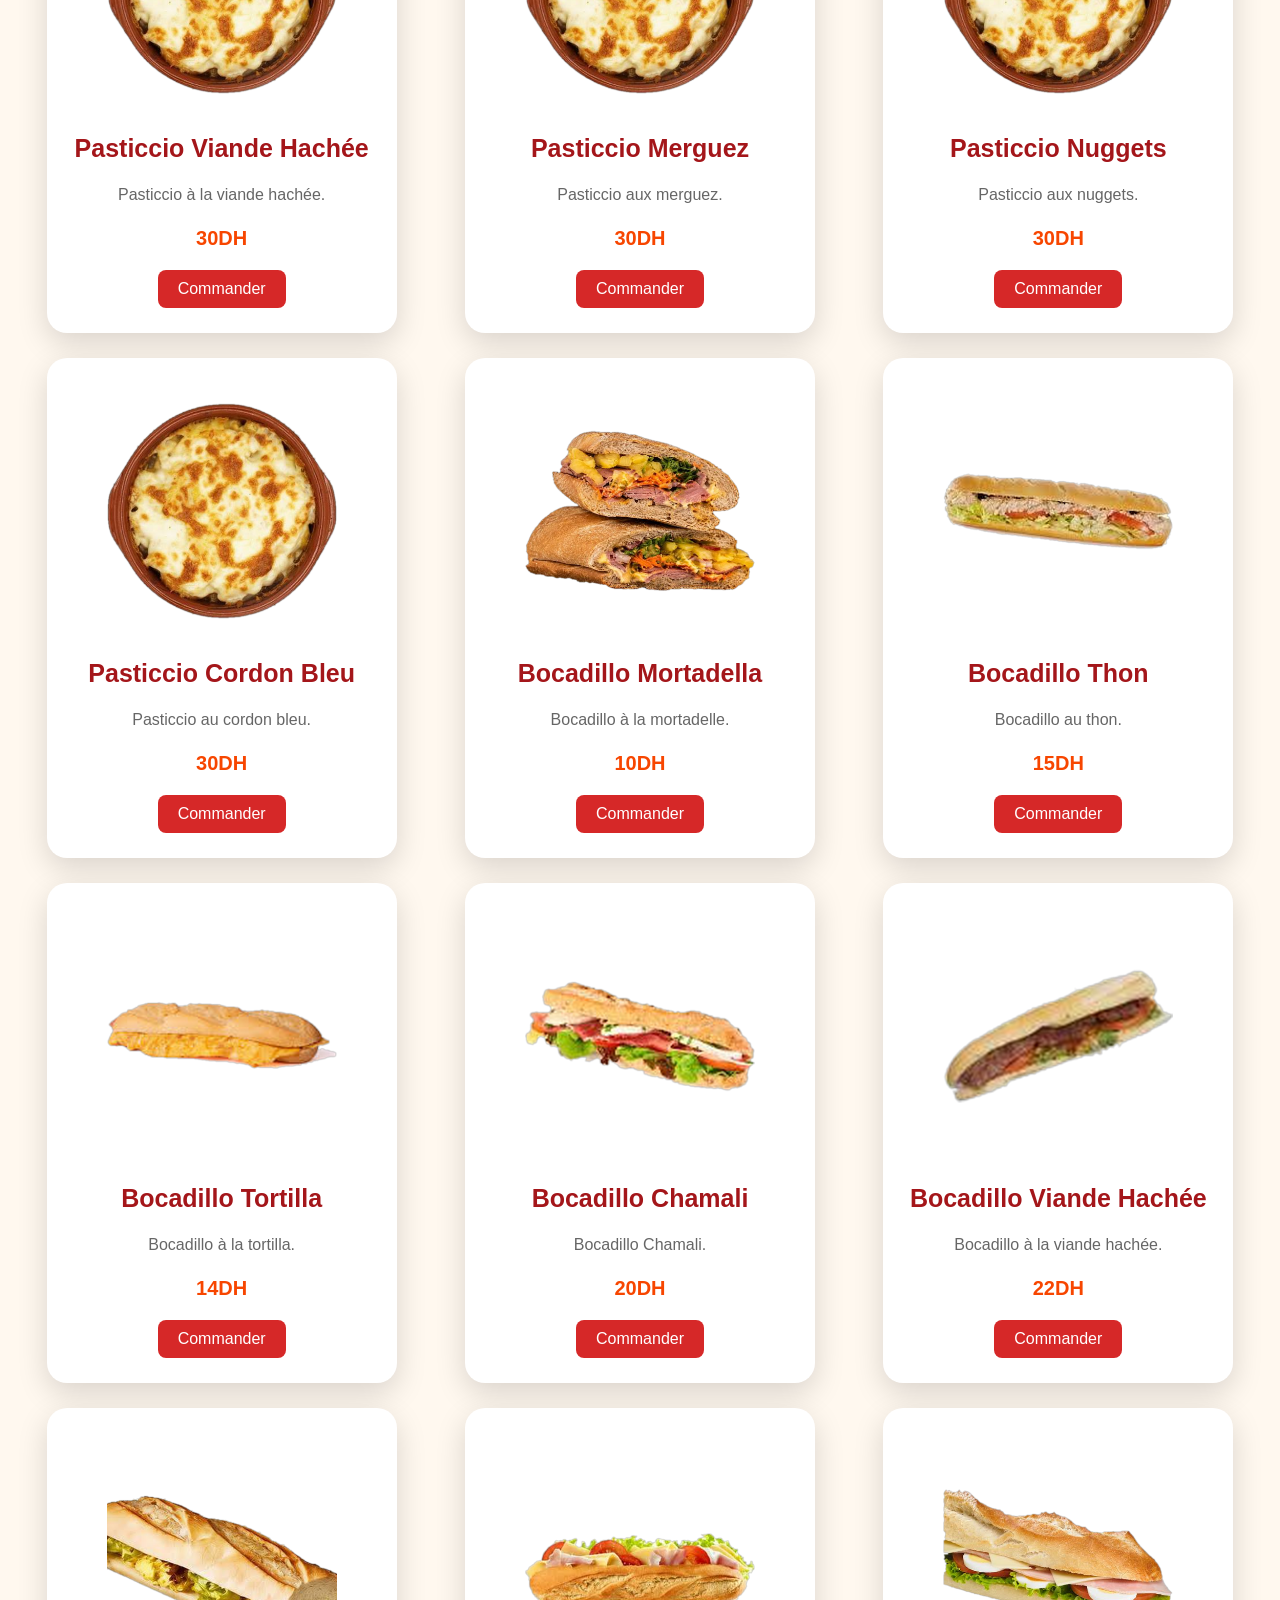
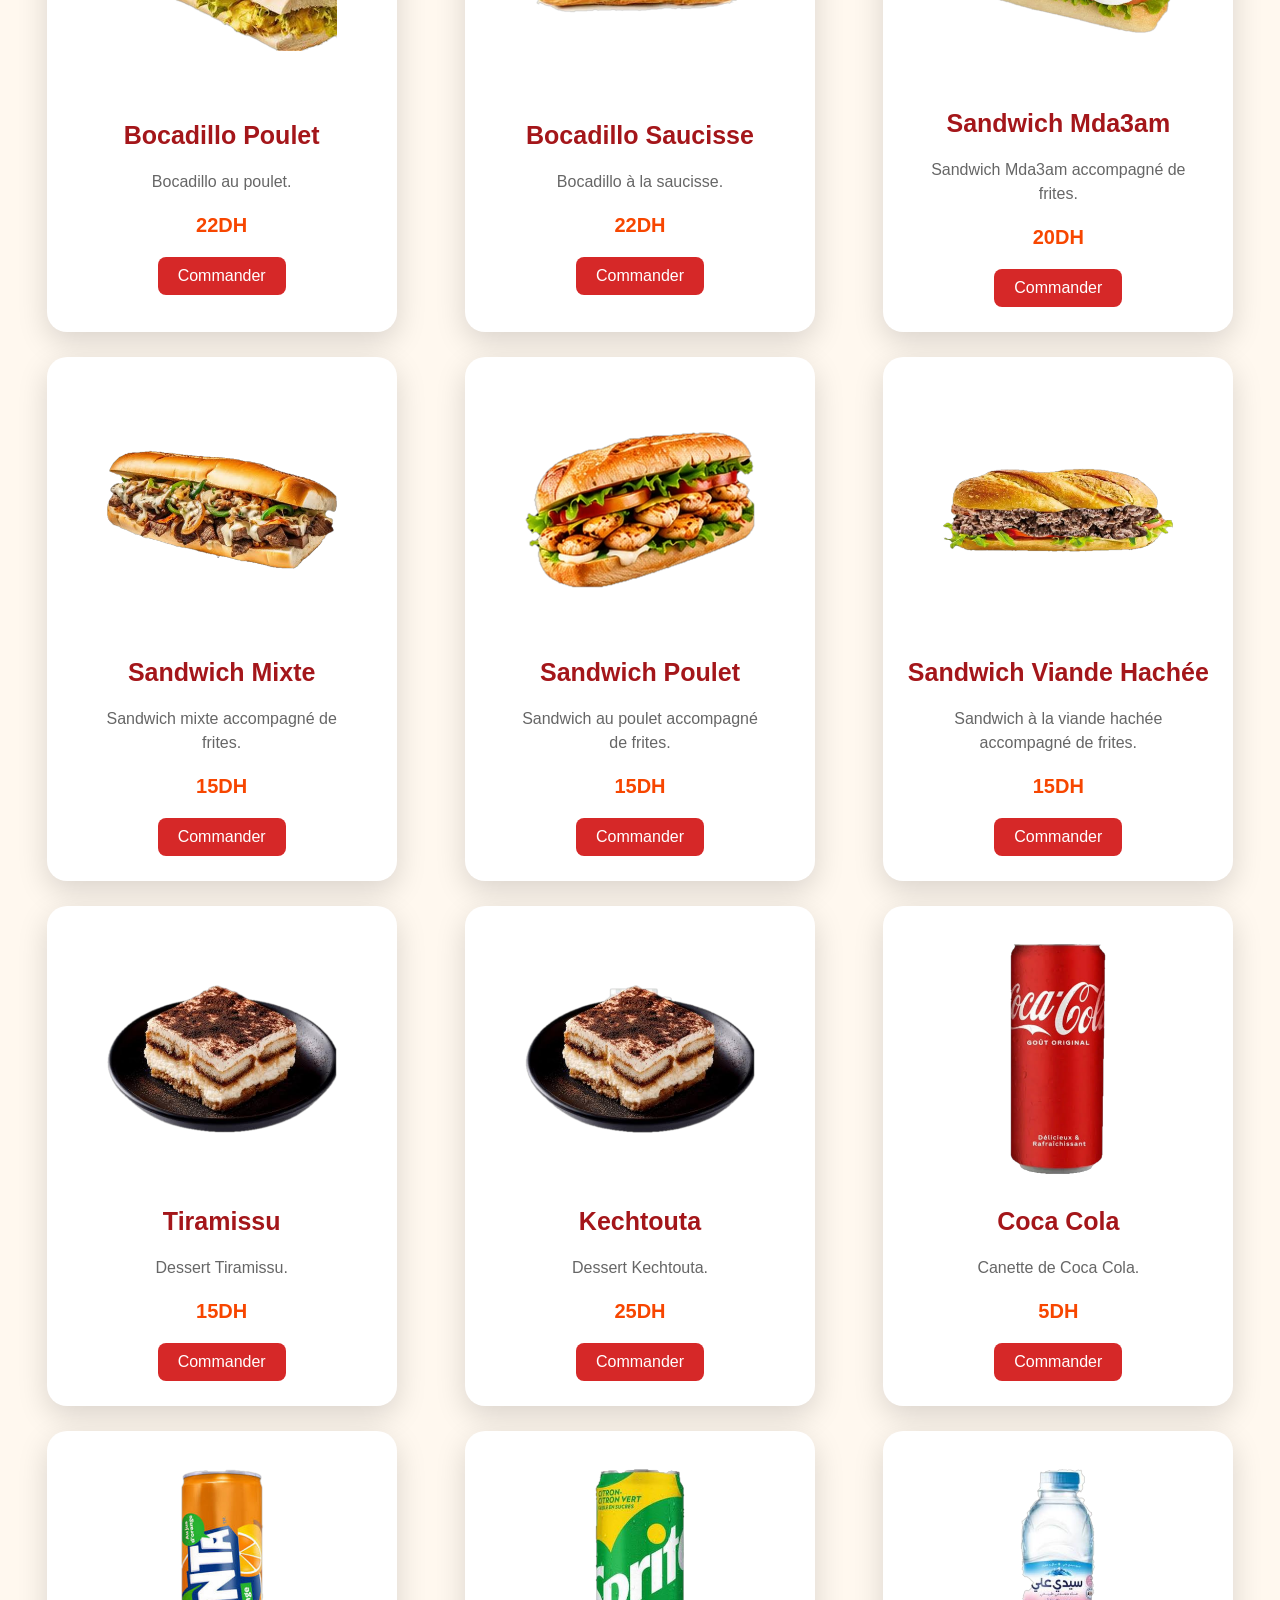
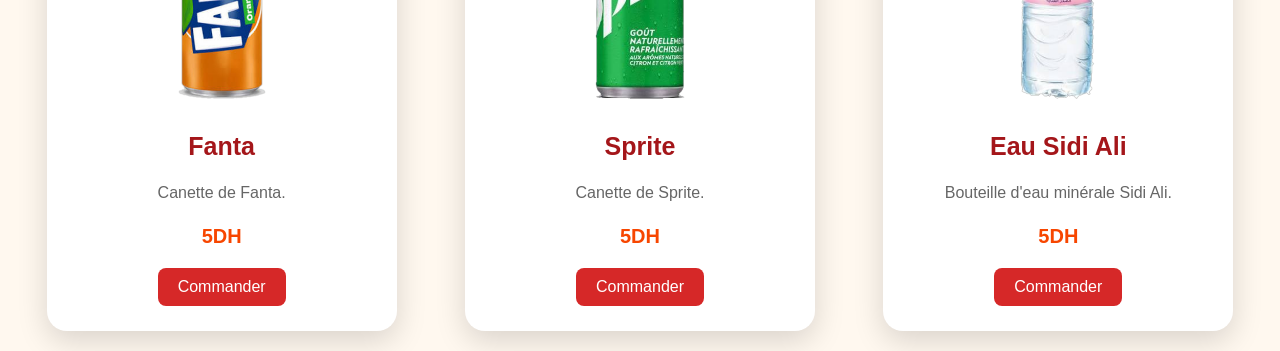
<file: Frontend/menu/menu.html>
<!DOCTYPE html>
<html lang="fr">

<head>
    <meta charset="UTF-8">
    <meta name="viewport" content="width=device-width, initial-scale=1.0">
    <link rel="stylesheet" href="https://cdnjs.cloudflare.com/ajax/libs/font-awesome/6.5.2/css/all.min.css">
    <link rel="stylesheet" href="./menu.css">
    <title>menu</title>
</head>

<body>
    <header>
        <button onclick="location.href='../Home/KassiMoulChwaya.html'" class="back-btn">
            <i class="fa-solid fa-arrow-left"></i>
        </button>
        <h2>menu de Kassi Moul Chawaya</h2>

    </header>
    <div id="error-container" class="error-container" role="alert">
        <i class="fas fa-exclamation-circle"></i>
        <p>Une erreur s’est produite, veuillez réessayer.</p>
        <button type="button" aria-label="إغلاق رسالة الخطأ" onclick="closeAlret()">
            &times;
        </button>
    </div>
    <section>
        <nav>
            <div class="search-content">
                <input type="text" id="search" placeholder="Recherche" onkeyup="isFidevalue()">
                <button onclick="debutSearch()">
                    <i class="fa-solid fa-magnifying-glass"></i>
                </button>
            </div>
            <div class="filtre-content">
                <h2>Filtre : </h2>
                <select id="categorie">
                </select>
            </div>
            <button onclick="location.href='../panier/panier.html'" class="cart-btn">
                <i class="fa-solid fa-cart-shopping"></i>
            </button>

            <div class="content-alert">
                <div class="alert" id="alert">
                    Plat ajouté au panier !
                </div>
            </div>
        </nav>
        <div id="cards" class="cards">





        </div>
    </section>
    <script src="./menu.js"></script>
    <script src="../Ensemble.js"></script>
</body>

</html>
</file>
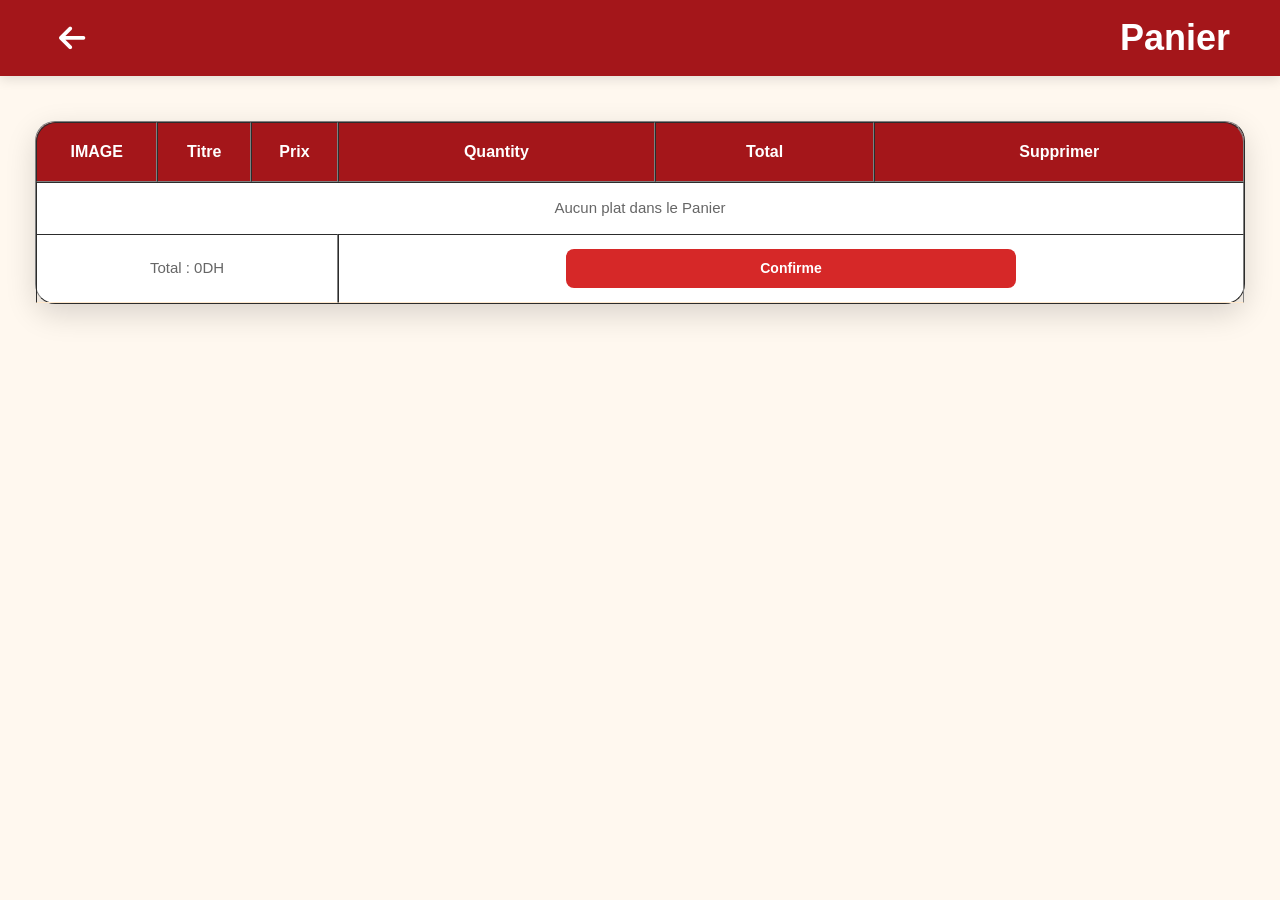
<file: Frontend/panier/panier.html>
<!DOCTYPE html>
<html lang="fr">

<head>
    <meta charset="UTF-8">
    <meta name="viewport" content="width=device-width, initial-scale=1.0">
    <link rel="stylesheet" href="https://cdnjs.cloudflare.com/ajax/libs/font-awesome/6.5.2/css/all.min.css">
    <link rel="stylesheet" href="./panier.css">
    <title>Panier</title>
</head>

<body>
    <header>
        <button onclick="location.href='../menu/menu.html'" class="back-btn">
            <i class="fa-solid fa-arrow-left"></i>
        </button>
        <h2>Panier</h2>

    </header>
    <section>
        <div class="error-message" id="errorMessage">
            Une erreur est survenue lors de la confirmation de votre commande.
        </div>
        <div class="confirm" id="confirm">
            <div class="confirm-box">

                <h3>Confirmation de commande</h3>

                <div id="commendes">

                </div>
                <div class="Localisation">
                    <h1>Localisation</h1>
                    <div id="InputLocalisation">
                        <div onclick="chekedRadio('rwa')">
                            <input type="radio" id="rwa" name="localisation" value="Rwa">
                            <label for="rwa">Rwa</label>
                        </div>
                        <div onclick="chekedRadio('Sbata')">
                            <input type="radio" id="Sbata" name="localisation" value="Sbata">
                            <label for="Sbata">Sbata</label>
                        </div>
                    </div>
                    <p id="mssgLivrison">Veuillez choisir votre localisation pour la livraison.</p>
                </div>
                <div class="confirm-buttons">
                    <button id="ok">OK</button>
                    <button id="no">NO</button>
                </div>

            </div>
        </div>

        <table border="1">
            <thead>
                <tr>
                    <th>IMAGE</th>
                    <th>Titre</th>
                    <th>Prix</th>
                    <th>Quantity</th>
                    <th>Total</th>
                    <th>Supprimer</th>
                </tr>
            </thead>
            <tbody id="table">
            </tbody>
            <tfoot>
                <tr>
                    <td colspan="3">
                        Total : <span id="total"></span>
                    </td>
                    <td colspan="3">
                        <button class="confirme" onclick="confirme()">Confirme</button>
                    </td>
                </tr>
            </tfoot>
        </table>
    </section>
    <script src="./panier.js"></script>
</body>

</html>
</file>
<file: Frontend/Home/style.css>
* {
    margin: 0;
    padding: 0;
    box-sizing: border-box;
}

:root {
    /* COLOR PALETTE */
    --primary-red: #d62828;
    --dark-red: #a4161a;

    --primary-orange: #f74600;
    --light-orange: #ffb703;

    --background: #fff8ef;
    --card-bg: #ffffff;
    --section-bg: #ffe8cc;

    --text-dark: #222222;
    --text-gray: #666666;
    --text-light: #ffffff;

    --footer-bg: #1f1f1f;

    /* COMPATIBILITY */
    --shadow: 0 10px 30px rgba(0, 0, 0, 0.15);
    --radius: 20px;
    --transition: 0.3s ease;

    --hero-gradient:
        radial-gradient(circle at 90% 80%,
            rgba(255, 183, 3, 0.45),
            transparent 30%),
        radial-gradient(circle at 10% 20%,
            rgba(190, 0, 0, 0.445),
            transparent 30%),
        linear-gradient(135deg,
            #ffe0b2,
            #dd6730);
}

/* GENERAL */

html {
    scroll-behavior: smooth;
}

body {
    font-family: Arial, Helvetica, sans-serif;
    background: var(--background);
    color: var(--text-dark);
}

button,
a {
    -webkit-tap-highlight-color: transparent;
}

section {
    min-height: 100vh;
    display: flex;
    overflow: hidden;
}

/* HEADER */

header {
    display: flex;
    align-items: center;
    justify-content: space-between;
    padding: 20px 80px;
    height: 25vh;
    width: 100%;
}

header img {
    width: 140px;
}

header ul {
    display: flex;
    list-style: none;
    width: 50%;
    justify-content: space-between;
}

header ul li a {
    color: var(--text-light);
    text-decoration: none;
    font-size: 25px;
    transition: var(--transition);
    position: relative;
}

header ul li a::before {
    content: "";
    position: absolute;
    left: 0;
    bottom: -5px;
    height: 3px;
    background-color: var(--primary-orange);
    width: 0;
    transition: var(--transition);
}

header ul li a:hover {
    color: var(--primary-orange);
}

header ul li a:hover::before {
    width: 100%;
}

/* MOBILE MENU BUTTON */

.menu-toggle {
    display: none;
    background: none;
    border: none;
    color: var(--text-light);
    font-size: 30px;
    cursor: pointer;
}

/* HERO */

.hero {
    align-items: center;
    background: var(--hero-gradient);
    flex-direction: column;
}

.hero-content {
    transform: translateY(500px);
    animation: transforme 2s ease forwards;
    width: 100%;
    text-align: center;
    display: flex;
    flex-direction: column;
    align-items: center;
    justify-content: center;
    height: 75vh;
    gap: 30px;
}

.hero-content h2 {
    font-size: 40px;
    color: var(--primary-red);
}

.hero-content h1 {
    font-size: 90px;
    color: var(--dark-red);
}

.hero-content h3 {
    font-size: 30px;
    color: var(--primary-orange);
}

.hero-content p {
    font-size: 20px;
    color: var(--text-gray);
    max-width: 800px;
    line-height: 1.6;
}

.hero-content button {
    width: 15%;
    min-width: 150px;
    height: 40px;

    background:
        linear-gradient(to right,
            var(--light-orange),
            var(--primary-orange));

    border: none;
    border-radius: 10px;
    font-size: 20px;
    font-weight: bold;
    color: var(--text-light);
    cursor: pointer;
    transition: var(--transition);
    animation: btn 3s ease 1s 1;
}

.hero-content button:hover {
    transform: translateY(-7px);
    box-shadow: 0 5px 20px var(--light-orange);
}

/* ANIMATIONS */

@keyframes transforme {
    to {
        transform: translateY(0);
    }
}

@keyframes btn {
    0%, 100% {
        box-shadow: 0 0 0 transparent;
    }

    50% {
        box-shadow: 0 0 50px var(--light-orange);
    }
}

/* MENU */

#menu {
    justify-content: space-around;
    padding: 40px 0;
}

.cards-container {
    width: 100%;
}

.cards-container h1 {
    text-align: center;
    display: flex;
    align-items: center;
    justify-content: center;
    font-size: 50px;
    color: var(--dark-red);
    margin: 30px;
}

.cards {
    width: 100%;
    display: grid;
    grid-template-columns: repeat(auto-fit, minmax(300px, 1fr));
    gap: 25px;
    padding: 20px 25px;
}

.no-product {
    width: 100%;
    text-align: center;
    color: var(--text-gray);
    font-size: 22px;
    font-weight: bold;
    padding: 50px 0;
}

/* PRODUCT */

.product-info {
    width: 100%;
    min-height: 300px;
    padding: 25px 15px;
    display: flex;
    flex-direction: column;
    justify-content: center;
    align-items: center;
    gap: 20px;
    border-radius: var(--radius);
    background-color: var(--card-bg);
    box-shadow: 0 0 15px rgba(0, 0, 0, 0.15);
    transition: var(--transition);
}

.product-info:hover {
    transform: translateY(-5px);
}

.product-info h3 {
    color: var(--dark-red);
    font-size: 25px;
    text-align: center;
}

.product-info p {
    color: var(--text-gray);
    max-width: 80%;
    line-height: 1.5;
    text-align: center;
    display: -webkit-box;
    -webkit-box-orient: vertical;
    -webkit-line-clamp: 2;
    overflow: hidden;
}

.product-info .price {
    color: var(--dark-red);
    font-size: 20px;
    font-weight: bold;
}

.product-info img {
    width: 80%;
}

.product-info button:not(.Taill button) {
    width: fit-content;
    padding: 10px 20px;
    border: none;
    border-radius: 8px;
    background-color: var(--primary-red);
    color: var(--text-light);
    font-size: 16px;
    cursor: pointer;
    transition: var(--transition);
}

.product-info button:hover:not(.Taill button) {
    transform: translateY(-3px);
    background-color: var(--dark-red);
}

/* ALERT */

.content-alert {
    position: fixed;
    top: 140px;
    right: 0;
    width: 100%;
    z-index: 1000;
    pointer-events: none;
}

.alert {
    width: min(35%, 450px);
    min-height: 40px;
    padding: 8px 15px;
    background-color: var(--dark-red);
    display: flex;
    align-items: center;
    justify-content: center;
    font-size: 20px;
    color: var(--text-light);
    border-radius: 10px;
    position: absolute;
    right: -100%;
    transition: right 1s ease-out;
}

.alert.active {
    right: 0;
}

/* VOIR PLUS */

.voirPlas {
    width: 100%;
    display: flex;
    justify-content: center;
    align-items: center;
    height: 20vh;
}

.voirPlas a {
    width: 25%;
    background-color: var(--primary-red);
    height: 40px;
    border: none;
    border-radius: 10px;
    font-size: 20px;
    text-decoration: none;
    color: var(--text-light);
    transition: var(--transition);
    display: flex;
    align-items: center;
    justify-content: center;
    cursor: pointer;
}

.voirPlas a:hover {
    background-color: var(--dark-red);
    transform: translateY(-5px);
}

/* ABOUT */

.about {
    align-items: center;
    justify-content: space-around;
    flex-direction: column;
    padding: 70px 20px;

    background:
        linear-gradient(135deg,
            var(--background),
            var(--section-bg));
}

.about h1 {
    width: 100%;
    color: var(--dark-red);
    text-align: center;
    font-size: 50px;
    margin-bottom: 30px;
}

/* ABOUT CONTAINER */

.container {
    display: flex;
    justify-content: space-evenly;
    flex-direction: row;
    gap: 80px;
    padding: 30px;
    min-height: 500px;
    align-items: center;
    width: 100%;
    max-width: 1200px;
    margin: auto;
}

/* ABOUT IMAGE */

.about-image {
    position: relative;
    width: 350px;
    height: 350px;
    flex-shrink: 0;
    display: flex;
    align-items: center;
    justify-content: center;
    border-radius: 50%;

    background:
        radial-gradient(circle,
            var(--card-bg) 0%,
            #fff1d9 55%,
            var(--light-orange) 100%);

    box-shadow: 0 20px 40px rgba(164, 22, 26, 0.25);

    transition:
        transform 0.5s ease,
        box-shadow 0.5s ease;
}

.about-image::before {
    content: "";
    position: absolute;
    width: 90%;
    height: 90%;
    border: 3px solid rgba(214, 40, 40, 0.3);
    border-radius: 50%;
    transition: var(--transition);
}

.about-image::after {
    content: "";
    position: absolute;
    width: 100%;
    height: 100%;
    border-radius: 50%;
    border: 3px solid transparent;
    border-top-color: var(--primary-red);
    border-right-color: var(--primary-orange);
    transform: rotate(-25deg);
    transition: 0.5s ease;
}

.about-image img {
    position: relative;
    z-index: 2;
    width: 65%;
    max-width: 240px;
    object-fit: contain;
    filter: drop-shadow(0 15px 12px rgba(0, 0, 0, 0.20));
    transition: transform 0.5s ease;
}

.about-image:hover {
    transform: translateY(-10px) rotate(2deg);
    box-shadow: 0 25px 50px rgba(164, 22, 26, 0.35);
}

.about-image:hover img {
    transform: scale(1.08) rotate(-2deg);
}

.about-image:hover::after {
    transform: rotate(155deg);
}

/* ABOUT CONTENT */

.about-content {
    height: auto;
    display: flex;
    flex-direction: column;
    align-items: center;
    text-align: left;
    justify-content: center;
    max-width: 600px;
}

.about-content h2 {
    font-size: 40px;
    color: var(--primary-red);
    margin-bottom: 25px;
    text-align: center;
}

.about-content p {
    font-size: 20px;
    font-weight: bold;
    margin-bottom: 15px;
    line-height: 1.7;
    color: var(--text-gray);
    text-align: center;
}

.about-content button {
    width: 180px;
    height: 45px;
    margin-top: 20px;
    background: var(--primary-red);
    border: none;
    border-radius: 10px;
    color: var(--text-light);
    cursor: pointer;
    transition: var(--transition);
    font-size: 18px;
}

.about-content button:hover {
    background: var(--dark-red);
    transform: translateY(-4px);
    box-shadow: 0 8px 20px rgba(214, 40, 40, 0.3);
}

/* CONTACT */

.contact {
    flex-direction: column;
    align-items: center;
    justify-content: space-evenly;
    padding: 60px 20px;
}

.contact-title {
    display: flex;
    flex-direction: column;
    height: 150px;
    justify-content: center;
    align-items: center;
    text-align: center;
}

.contact-title h1 {
    font-size: 50px;
    color: var(--dark-red);
    margin-bottom: 20px;
}

.contact-title p {
    font-size: 25px;
    font-weight: bold;
    color: var(--primary-red);
}

.cardsContact {
    text-align: center;
    display: grid;
    width: 100%;
    grid-template-columns: repeat(auto-fit, minmax(300px, 1fr));
    gap: 20px;
    justify-items: center;
    padding: 0 20px;
}

.cardsContact > div {
    height: 280px;
    border: 1px solid rgba(0, 0, 0, 0.1);
    display: flex;
    align-items: center;
    justify-content: center;
    flex-direction: column;
    gap: 15px;
    width: 75%;
    border-radius: 10px;
    background: var(--card-bg);
    box-shadow: 0 0 10px rgba(0, 0, 0, 0.15);
    transition: var(--transition);
}

.cardsContact > div:hover {
    transform: translateY(-7px);
    box-shadow: 0 15px 30px rgba(0, 0, 0, 0.15);
}

.icon {
    font-size: 30px;
    color: var(--primary-red);
    border-radius: 50%;
    height: 60px;
    width: 60px;
    display: flex;
    justify-content: center;
    align-items: center;
    background: rgba(214, 40, 40, 0.12);
}

.contact-btn {
    background-color: var(--primary-red);
    height: 40px;
    font-size: 15px;
    color: var(--text-light);
    width: 40%;
    border: none;
    transition: var(--transition);
    border-radius: 10px;
    cursor: pointer;
}

.contact-btn:hover {
    background-color: var(--dark-red);
    transform: translateY(-3px);
}

/* FOOTER */

.footer {
    background: var(--footer-bg);
    color: var(--text-light);
    padding: 60px 7% 20px;
}

.footer-content {
    display: grid;
    grid-template-columns: repeat(3, 1fr);
    gap: 50px;
}

.footer-brand img {
    width: 120px;
    margin-bottom: 15px;
}

.footer-brand p {
    color: var(--background);
    line-height: 1.6;
}

.footer h3 {
    color: var(--light-orange);
    margin-bottom: 20px;
    font-size: 20px;
}

.footer-links ul {
    list-style: none;
    display: flex;
    flex-direction: column;
    gap: 12px;
}

.footer-links a {
    color: var(--background);
    text-decoration: none;
    transition: var(--transition);
}

.footer-links a:hover {
    color: var(--light-orange);
}

.footer-contact {
    display: flex;
    flex-direction: column;
    gap: 12px;
}

.footer-contact p {
    color: var(--background);
}

.footer-bottom {
    margin-top: 50px;
    padding-top: 20px;
    border-top: 1px solid var(--dark-red);
    text-align: center;
}

.footer-bottom p {
    color: var(--text-gray);
    font-size: 14px;
}

.Taill {
    width: 100%;
    display: flex;
    justify-content: space-evenly;
}

.Taill button {
    width: 15%;
    text-align: center;
    height: 35px;
    display: flex;
    justify-content: center;
    align-items: center;
    border-radius: 5px;
    cursor: pointer;
    border: 1px solid var(--primary-red);
    background-color: transparent;
}

.Taill button.active {
    background-color: rgba(255, 183, 3, 0.65);
}

.social-icons {
    display: flex;
    gap: 15px;
}

.social-icons a {
    width: 45px;
    height: 45px;
    display: flex;
    align-items: center;
    justify-content: center;
    border-radius: 50%;
    text-decoration: none;
    font-size: 25px;
    transition: var(--transition);
    border: 0.5px solid var(--text-light);
}

.whatsapp {
    color: #25D366;
}

.facebook {
    color: #1877F2;
}

.instagram {
    color: #E4405F;
}

/* ERROR */

.error-container {
    align-items: center;
    gap: 12px;
    width: fit-content;
    max-width: 90%;
    padding: 14px 18px;
    margin: 15px auto;
    background-color: #fff0ef;
    border: 1px solid #f5b5b5;
    border-right: 5px solid var(--primary-red);
    border-radius: 10px;
    color: var(--dark-red);
    box-shadow: 0 4px 12px rgba(0, 0, 0, 0.08);
    font-family: Arial, sans-serif;
    position: fixed;
    top: 20px;
    left: 20px;
    z-index: 20000;
    display: none;
}

.error-container.active {
    display: flex;
}

.error-container i {
    font-size: 22px;
    color: var(--primary-red);
    flex-shrink: 0;
}

.error-container p {
    margin: 0;
    line-height: 1.6;
    overflow-wrap: anywhere;
}

.error-container button {
    margin-right: auto;
    padding: 0 5px;
    border: none;
    background: transparent;
    color: var(--dark-red);
    font-size: 24px;
    cursor: pointer;
}

.error-container button:hover {
    color: var(--primary-red);
}
/* TABLET */

@media (max-width: 1000px) {

    header {
        padding: 15px 40px;
        height: auto;
        min-height: 120px;
    }

    header img {
        width: 120px;
    }

    header ul {
        width: 60%;
        gap: 15px;
    }

    header ul li a {
        font-size: 18px;
    }

    .hero-content h1 {
        font-size: 70px;
    }

    .hero-content h2 {
        font-size: 32px;
    }

    .hero-content h3 {
        font-size: 25px;
    }

    .hero-content p {
        max-width: 700px;
        padding: 0 20px;
    }

    .hero-content button {
        width: 25%;
    }

    .cards {
        grid-template-columns: repeat(2, minmax(0, 1fr));
        gap: 20px;
        padding: 20px;
    }

    .product-info {
        min-width: 0;
        min-height: 330px;
        height: 100%;
        padding: 20px 15px;
        gap: 15px;
    }

    .product-info img {
        width: 100%;
        max-width: 200px;
        height: 150px;
        object-fit: contain;
    }

    .product-info h3 {
        font-size: 21px;
        overflow-wrap: anywhere;
    }

    .product-info p {
        max-width: 100%;
        font-size: 14px;
        line-height: 1.5;
    }

    .product-info .price {
        font-size: 19px;
    }

    .container {
        gap: 40px;
        padding: 20px;
    }

    .about-image {
        width: 280px;
        height: 280px;
    }

    .about-content h2 {
        font-size: 34px;
    }

    .about-content p {
        font-size: 18px;
    }

    .cardsContact {
        grid-template-columns: repeat(2, minmax(0, 1fr));
    }

    .cardsContact > div {
        width: 100%;
    }

    .footer-content {
        grid-template-columns: repeat(2, minmax(0, 1fr));
    }
}

/* MOBILE */

@media (max-width: 700px) {

    header {
        position: relative;
        height: auto;
        min-height: 90px;
        padding: 15px 20px;
        gap: 15px;
    }

    .menu-toggle {
        display: block;
    }

    header ul {
        display: none;
    }

    header ul.active {
        display: flex;
        flex-direction: column;
        align-items: center;
        gap: 20px;

        position: absolute;
        top: 80px;
        right: 20px;
        z-index: 1000;

        width: 160px;
        padding: 20px;

        background: var(--dark-red);
        border-radius: 15px;
        box-shadow: var(--shadow);
    }

    header img {
        width: 110px;
    }

    header ul li a {
        font-size: 16px;
    }

    .hero {
        min-height: 100vh;
    }

    .hero-content {
        height: auto;
        min-height: 75vh;
        padding: 40px 20px;
        gap: 20px;
    }

    .hero-content h1 {
        font-size: 50px;
        overflow-wrap: anywhere;
    }

    .hero-content h2 {
        font-size: 27px;
    }

    .hero-content h3 {
        font-size: 22px;
    }

    .hero-content p {
        font-size: 16px;
        line-height: 1.6;
    }

    .hero-content button {
        width: 50%;
    }

    #menu {
        min-height: auto;
        padding: 40px 0;
    }

    .cards-container h1 {
        font-size: 35px;
        margin: 20px 10px;
    }

    .cards {
        grid-template-columns: repeat(2, minmax(0, 1fr));
        gap: 15px;
        padding: 15px;
    }

    .product-info {
        width: 100%;
        min-width: 0;
        min-height: 310px;
        height: 100%;
        padding: 15px 10px;
        gap: 12px;
        border-radius: 14px;
    }

    .product-info img {
        width: 100%;
        max-width: 100%;
        height: 120px;
        object-fit: contain;
    }

    .product-info h3 {
        font-size: 18px;
        line-height: 1.4;
        overflow-wrap: anywhere;
    }

    .product-info p {
        max-width: 100%;
        font-size: 13px;
        line-height: 1.5;
        -webkit-line-clamp: 3;
    }

    .product-info .price {
        font-size: 17px;
    }

    .product-info button:not(.Taill button) {
        max-width: 100%;
        padding: 9px 12px;
        font-size: 14px;
    }

    .Taill {
        gap: 5px;
    }

    .Taill button {
        width: 30%;
        min-width: 0;
        font-size: 12px;
    }

    .voirPlas {
        height: 100px;
    }

    .voirPlas a {
        width: 50%;
    }

    .about {
        min-height: auto;
        padding: 60px 20px;
    }

    .about h1 {
        font-size: 35px;
        margin-bottom: 20px;
    }

    .container {
        flex-direction: column;
        gap: 40px;
        padding: 20px 10px;
        min-height: auto;
    }

    .about-image {
        width: 250px;
        height: 250px;
    }

    .about-image img {
        max-width: 170px;
    }

    .about-content {
        width: 100%;
        align-items: center;
        text-align: center;
        padding: 10px;
    }

    .about-content h2 {
        font-size: 30px;
    }

    .about-content p {
        font-size: 17px;
        line-height: 1.6;
    }

    .about-content button {
        width: 50%;
    }

    .contact {
        min-height: auto;
        padding: 60px 20px;
    }

    .contact-title {
        height: auto;
        padding: 20px;
    }

    .contact-title h1 {
        font-size: 35px;
    }

    .contact-title p {
        font-size: 18px;
    }

    .cardsContact {
        grid-template-columns: 1fr;
        padding: 20px 0;
    }

    .cardsContact > div {
        width: 100%;
        max-width: 400px;
    }

    .contact-btn {
        width: 60%;
    }

    .footer {
        padding: 50px 20px 20px;
    }

    .footer-content {
        grid-template-columns: 1fr;
        text-align: center;
        gap: 40px;
    }

    .footer-links ul,
    .footer-contact {
        align-items: center;
    }

    .footer-bottom {
        margin-top: 35px;
    }

    .alert {
        width: 70%;
        font-size: 18px;
    }
}

/* SMALL MOBILE */

@media (max-width: 500px) {

    header ul.active {
        right: 15px;
        width: 150px;
    }

    header ul li a {
        font-size: 14px;
    }

    .hero-content h1 {
        font-size: 40px;
    }

    .hero-content h2 {
        font-size: 23px;
    }

    .hero-content h3 {
        font-size: 19px;
    }

    .hero-content p {
        font-size: 15px;
    }

    .hero-content button {
        width: 70%;
    }

    .cards-container h1 {
        font-size: 30px;
    }

    .cards {
        grid-template-columns: 1fr;
        gap: 20px;
        padding: 15px;
    }

    .product-info {
        width: 100%;
        max-width: 360px;
        min-height: 330px;
        margin: 0 auto;
        padding: 20px 15px;
        gap: 15px;
    }

    .product-info img {
        max-width: 220px;
        height: 160px;
    }

    .product-info h3 {
        font-size: 21px;
    }

    .product-info p {
        max-width: 100%;
        font-size: 15px;
    }

    .product-info .price {
        font-size: 20px;
    }

    .product-info button:not(.Taill button) {
        font-size: 15px;
    }

    .Taill button {
        width: 15%;
    }

    .voirPlas a {
        width: 85%;
        font-size: 16px;
    }

    .about-image {
        width: 210px;
        height: 210px;
    }

    .about-image img {
        max-width: 140px;
    }

    .about-content h2 {
        font-size: 26px;
    }

    .about-content p {
        font-size: 15px;
    }

    .about-content button {
        width: 70%;
    }

    .contact-title h1 {
        font-size: 30px;
    }

    .contact-title p {
        font-size: 16px;
    }

    .contact-btn {
        width: 80%;
    }

    .footer {
        padding-left: 15px;
        padding-right: 15px;
    }

    .footer-bottom p {
        font-size: 12px;
    }

    .alert {
        width: 80%;
        font-size: 16px;
    }

    .content-alert {
        top: 75px;
    }

    .error-container {
        width: auto;
        max-width: 100%;
        padding: 12px;
        gap: 8px;
    }
}

/* VERY SMALL MOBILE */

@media (max-width: 350px) {

    header {
        padding: 12px;
    }

    header img {
        width: 90px;
    }

    .menu-toggle {
        font-size: 25px;
    }

    .hero-content h1 {
        font-size: 34px;
    }

    .hero-content h2 {
        font-size: 20px;
    }

    .hero-content h3 {
        font-size: 17px;
    }

    .hero-content button {
        width: 85%;
    }

    .product-info {
        min-height: 280px;
        padding: 15px 10px;
        gap: 10px;
    }

    .product-info img {
        max-width: 180px;
        height: 120px;
    }

    .product-info h3 {
        font-size: 19px;
    }

    .product-info p {
        font-size: 13px;
    }

    .product-info .price {
        font-size: 17px;
    }

    .about-image {
        width: 180px;
        height: 180px;
    }

    .about-image img {
        max-width: 120px;
    }

    .about h1,
    .contact-title h1 {
        font-size: 28px;
    }

    .about-content h2 {
        font-size: 23px;
    }
}
</file>
<file: Frontend/menu/menu.css>
* {
    margin: 0;
    padding: 0;
    box-sizing: border-box;
}
:root {
    /* =========================
       RED / ORANGE PALETTE
    ========================= */

    --primary-red: #d62828;
    --dark-red: #a4161a;

    --primary-orange: #f74600;
    --light-orange: #ffb703;

    --background: #fff8ef;
    --card-bg: #ffffff;
    --section-bg: #ffe8cc;

    --text-dark: #222222;
    --text-gray: #666666;
    --text-light: #ffffff;

    --footer-bg: #1f1f1f;

    --shadow: 0 10px 30px rgba(0, 0, 0, 0.15);
    --radius: 20px;
    --transition: 0.3s ease;
}

/* =========================
   GLOBAL
========================= */

body {
    overflow-x: hidden;
    font-family: Arial, Helvetica, sans-serif;
    background-color: var(--background);
}

section {
    display: flex;
    flex-direction: column;
}

/* =========================
   HEADER
========================= */

header {
    width: 100%;
    min-height: 70px;
    padding: 10px 25px;

    background-color: var(--dark-red);

    display: flex;
    align-items: center;
    justify-content: space-between;

    gap: 20px;
}

header button {
    border: none;
    font-size: 30px;
    color: var(--text-light);
    background: none;
    cursor: pointer;

    transition: var(--transition);
}

header button:hover {
    transform: translateX(-4px);
}

header h2 {
    font-size: 40px;
    color: var(--text-light);
    text-align: center;
}

/* =========================
   NAV / FILTER AREA
========================= */

nav {
    position: relative;

    width: 100%;
    min-height: 130px;

    padding: 25px;

    display: flex;
    align-items: flex-start;
    justify-content: space-around;

    gap: 30px;
}

/* =========================
   SEARCH
========================= */

.search-content {
    display: flex;
    justify-content: center;
    position: relative;
    width: 30%;
}

.search-content input {
    width: 100%;
    height: 40px;

    padding: 0 45px 0 15px;

    font-size: 18px;

    border-radius: 10px;
    border: 1px solid #aaa;

    outline: none;

    transition: var(--transition);
}

.search-content input:focus {
    border-color: var(--primary-red);
    box-shadow: 0 0 5px rgba(214, 40, 40, 0.35);
}

.search-content button {
    position: absolute;

    top: 8px;
    right: max(0px, calc((100% - 400px) / 2 + 10px));

    background: none;
    border: none;

    font-size: 20px;

    cursor: pointer;
}

/* =========================
   FILTER
========================= */

.filtre-content {
    display: flex;
    align-items: center;
    justify-content: center;

    gap: 15px;
}

.filtre-content h2 {
    font-size: 25px;
    color: var(--text-dark);
}

.filtre-content select {
    height: 40px;

    padding: 0 10px;

    border: 1px solid #aaa;
    border-radius: 8px;

    font-size: 18px;

    cursor: pointer;
    outline: none;
}

.cart-btn {
    background-color: transparent;
    border: none;
    color: var(--dark-red);
    font-size: 30px;
    cursor: pointer;
}

.cart-btn i {
    background-color: none;
}

/* =========================
   CARDS
========================= */

.cards {
    width: 100%;

    display: grid;

    grid-template-columns: repeat(auto-fit, minmax(300px, 1fr));
    justify-items: center;

    gap: 25px;

    padding: 20px 25px;
}

.no-product {
    width: 100%;
    text-align: center;
    color: var(--text-gray);
    font-size: 22px;
    font-weight: bold;
    padding: 50px 0;
}

/* =========================
   PRODUCT
========================= */

.product-info {
    width: 100%;
    max-width: 350px;
    min-height: 300px;

    padding: 25px 15px;

    display: flex;
    flex-direction: column;

    justify-content: center;
    align-items: center;

    gap: 20px;

    border-radius: var(--radius);

    background-color: var(--card-bg);

    box-shadow: var(--shadow);

    transition: var(--transition);
}

.product-info:hover {
    transform: translateY(-5px);
}

.product-info h3 {
    color: var(--dark-red);

    font-size: 25px;

    text-align: center;
}

.product-info p {
    color: var(--text-gray);

    max-width: 80%;

    line-height: 1.5;

    text-align: center;

    display: -webkit-box;
    -webkit-box-orient: vertical;
    -webkit-line-clamp: 2;

    overflow: hidden;
}

.product-info .price {
    color: var(--primary-orange);

    font-size: 20px;
    font-weight: bold;
}

.product-info img {
    width: 80%;
}

.product-info button:not(.Taill button) {
    width: fit-content;

    padding: 10px 20px;

    border: none;
    border-radius: 8px;

    background-color: var(--primary-red);

    color: var(--text-light);

    font-size: 16px;

    cursor: pointer;

    transition: var(--transition);
}

.product-info button:hover:not(.Taill button) {
    transform: translateY(-3px);

    background-color: var(--dark-red);
}

/* =========================
   ALERT
========================= */

.content-alert {
    position: fixed;

    top: 140px;
    right: 0;

    width: 100%;

    z-index: 1000;

    pointer-events: none;
}

.alert {
    width: min(30%, 400px);

    min-height: 40px;

    padding: 8px 15px;

    background-color: var(--dark-red);

    display: flex;
    align-items: center;
    justify-content: center;

    font-size: 20px;

    color: var(--text-light);

    border-radius: 10px;

    position: absolute;

    right: -100%;

    transition: right 1s ease-out;
}

.alert.active {
    right: 0;
}

.Taill {
    width: 100%;
    display: flex;
    justify-content: space-evenly;
}

.Taill button {
    width: 15%;
    text-align: center;
    height: 35px;
    display: flex;
    justify-content: center;
    align-items: center;
    border-radius: 5px;
    cursor: pointer;
    border: 1px solid var(--primary-red);
}

.Taill button.active {
    background-color: rgba(255, 183, 3, 0.45);
    border-color: var(--primary-orange);
}

/* =========================
   ERROR
========================= */

.error-container {
    align-items: center;
    gap: 12px;
    width: fit-content;
    max-width: 90%;
    padding: 14px 18px;
    margin: 15px auto;
    background-color: #fff0f0;
    border: 1px solid #f5b5b5;
    border-right: 5px solid var(--primary-red);
    border-radius: 10px;
    color: var(--dark-red);
    box-shadow: 0 4px 12px rgba(0, 0, 0, 0.08);
    font-family: Arial, sans-serif;
    position: fixed;
    top: 20px;
    left: 20px;
    z-index: 20000;
    display: none;
}

.error-container.active {
    display: flex;
}

.error-container i {
    font-size: 22px;
    color: var(--primary-red);
    flex-shrink: 0;
}

.error-container p {
    margin: 0;
    line-height: 1.6;
    overflow-wrap: anywhere;
}

.error-container button {
    margin-right: auto;
    padding: 0 5px;
    border: none;
    background: transparent;
    color: var(--dark-red);
    font-size: 24px;
    cursor: pointer;
}

.error-container button:hover {
    color: var(--primary-orange);
}


/* =========================
   TABLET
========================= */

@media (max-width: 800px) {

    header h2 {
        font-size: 32px;
    }

    nav {
        flex-direction: column;

        align-items: center;

        min-height: auto;

        gap: 20px;
    }

    nav > div {
        width: 100%;
    }

    .search-content {
        width: 70%;
    }

    .search-content input {
        width: 100%;
    }

    .search-content button {
        right: 5%;
    }

    .cards {
        grid-template-columns:
            repeat(auto-fit, minmax(220px, 1fr));

        padding: 20px;
    }

    .alert {
        width: 50%;
        font-size: 18px;
    }
        .Localisation {
        padding: 22px;
    }

    .Localisation h1 {
        font-size: 20px;
    }

}

/* =========================
   MOBILE
========================= */

@media (max-width: 500px) {

    header {
        min-height: 60px;

        padding: 10px 15px;
    }

    header button {
        font-size: 23px;
    }

    header h2 {
        font-size: 24px;
    }

    nav {
        padding: 20px 15px;
    }

    .search-content input {
        width: 100%;
        height: 40px;

        font-size: 16px;
    }

    .search-content button {
        right: 15px;

        top: 9px;
    }

    .filtre-content {
        width: 100%;

        gap: 10px;
    }

    .filtre-content h2 {
        font-size: 20px;
    }

    .filtre-content select {
        flex: 1;

        max-width: 200px;

        font-size: 16px;
    }

    .cards {
        grid-template-columns: 1fr;

        padding: 15px;
    }

    .product-info {
        min-height: 280px;
    }

    .product-info h3 {
        font-size: 22px;
    }

    .product-info p {
        max-width: 90%;
        font-size: 15px;
    }

    .alert {
        width: 80%;

        font-size: 16px;
    }

    .content-alert {
        top: 75px;
    }

    .error-container {
        width: auto;
        max-width: 100%;
        padding: 12px;
        gap: 8px;
    }
        .Localisation {
        padding: 18px;
        border-radius: 15px;
    }

    .Localisation h1 {
        font-size: 19px;
        margin-bottom: 15px;
    }

    .Localisation > div {
        flex-direction: column;
        gap: 10px;
    }

    .Localisation > div > div {
        padding: 13px;
    }

    .Localisation label {
        font-size: 15px;
    }

    .Localisation p {
        font-size: 13px;
        margin-top: 14px;
    }

}

/* =========================
   SMALL MOBILE
========================= */

@media (max-width: 350px) {

    header h2 {
        font-size: 20px;
    }

    header button {
        font-size: 20px;
    }

    .filtre-content h2 {
        font-size: 18px;
    }

    .filtre-content select {
        font-size: 14px;
    }

    .product-info {
        min-height: 260px;
    }
    
    .Localisation {
        padding: 14px;
    }

    .Localisation h1 {
        font-size: 17px;
    }

    .Localisation > div > div {
        padding: 11px;
        gap: 8px;
    }

    .Localisation input[type="radio"] {
        width: 16px;
        height: 16px;
    }

    .Localisation label {
        font-size: 14px;
    }

    .Localisation p {
        font-size: 12px;
    }

}
</file>
<file: Frontend/panier/panier.css>
:root {
    /* =========================
       RED / ORANGE PALETTE
    ========================= */

    --primary-red: #d62828;
    --dark-red: #a4161a;

    --primary-orange: #f74600;
    --light-orange: #ffb703;

    --background: #fff8ef;
    --card-bg: #ffffff;
    --section-bg: #ffe8cc;

    --text-dark: #222222;
    --text-gray: #666666;
    --text-light: #ffffff;

    --footer-bg: #1f1f1f;

    --shadow: 0 10px 30px rgba(0, 0, 0, 0.15);
    --radius: 20px;
    --transition: 0.3s ease;
}

/* =========================
   RESET
========================= */

* {
    margin: 0;
    padding: 0;
    box-sizing: border-box;
}

/* =========================
   GLOBAL
========================= */

html {
    scroll-behavior: smooth;
}

body {
    width: 100%;
    min-height: 100vh;
    overflow-x: hidden;

    font-family: Arial, Helvetica, sans-serif;
    color: var(--text-dark);
    background: var(--background);

    line-height: 1.5;
}

.minValue {
    background-color: #d6282857;
    cursor: default;
}

button,
input {
    font: inherit;
}

button {
    -webkit-tap-highlight-color: transparent;
}

button:focus-visible,
input:focus-visible {
    outline: 2px solid var(--primary-orange);
    outline-offset: 3px;
}

/* =========================
   HEADER
========================= */

header {
    width: 100%;
    min-height: 76px;
    padding: 12px clamp(16px, 4vw, 50px);

    display: flex;
    align-items: center;
    justify-content: space-between;
    gap: 16px;

    background: var(--dark-red);
    box-shadow: 0 3px 12px rgba(0, 0, 0, 0.12);
}

header button {
    flex-shrink: 0;

    display: grid;
    place-items: center;

    min-width: 44px;
    min-height: 44px;
    padding: 5px;

    border: none;
    border-radius: 10px;

    color: var(--text-light);
    background: transparent;

    font-size: 30px;
    cursor: pointer;

    transition: var(--transition);
}

header button:hover {
    transform: translateX(-3px);
}

header h2 {
    color: var(--text-light);
    font-size: clamp(23px, 3vw, 36px);
    line-height: 1.2;
    text-align: center;
    overflow-wrap: anywhere;
}

/* =========================
   SECTION
========================= */

section {
    width: 100%;
    max-width: 1400px;
    margin-inline: auto;

    padding: clamp(20px, 4vw, 45px)
             clamp(12px, 3vw, 35px);

    display: flex;
    justify-content: center;
    align-items: flex-start;
}

/* =========================
   TABLE
========================= */

table {
    width: 100%;
    border-collapse: separate;
    border-spacing: 0;

    background: var(--card-bg);
    border-radius: var(--radius);
    box-shadow: var(--shadow);
}

/* Table header */

thead {
    color: var(--text-light);
    background: var(--dark-red);
}

th {
    padding: 17px 12px;

    font-size: 16px;
    font-weight: 700;
    text-align: center;
    white-space: nowrap;
}

thead th:first-child {
    border-top-left-radius: var(--radius);
}

thead th:last-child {
    border-top-right-radius: var(--radius);
}

/* Table cells */

td {
    padding: 14px 12px;

    color: var(--text-gray);
    font-size: 15px;
    text-align: center;
    vertical-align: middle;

    border-bottom: 1px solid var(--section-bg);
}

tbody tr {
    transition: background var(--transition);
}

tbody tr:hover {
    background: var(--section-bg);
}

tbody tr:last-child td {
    border-bottom: none;
}

td:nth-child(1) {
    width: 25%;
}

td:nth-child(2),
td:nth-child(4) {
    color: var(--primary-orange);
    font-weight: 700;
    white-space: nowrap;
}

/* Product images */

tr img {
    display: block;
    width: 80px;
    max-width: 100%;
    height: 70px;
    margin: auto;

    object-fit: contain;
    border-radius: 8px;
}

/* =========================
   BUTTONS IN TABLE
========================= */

td button {
    min-height: 38px;
    padding: 9px 14px;

    border: none;
    border-radius: 8px;

    color: var(--text-light);
    background: var(--primary-red);

    font-size: 14px;
    font-weight: 600;
    white-space: nowrap;

    cursor: pointer;
    transition: var(--transition);
}

td button:hover:not(.minValue) {
    transform: translateY(-2px);
    background: var(--dark-red);
}

td button:active {
    transform: scale(0.97);
}

/* =========================
   QUANTITY CONTROLS
========================= */

.quantite {
    width: 100%;

    display: flex;
    justify-content: center;
    align-items: center;
    gap: 8px;
}

.quantite button {
    width: 36px;
    min-width: 36px;
    min-height: 36px;

    padding: 0;

    font-size: 21px;
    line-height: 1;

    display: grid;
    place-items: center;
}

td .quantite button:hover {
    transform: none;
}

/* =========================
   CONFIRM MODAL
========================= */

.confirm {
    position: fixed;
    inset: 0;
    z-index: 9999;

    display: none;
    align-items: center;
    justify-content: center;

    padding: 16px;

    background: rgba(0, 0, 0, 0.58);
    backdrop-filter: blur(3px);
}

.confirm.active {
    display: flex;
}

.confirm-box {
    width: 100%;
    max-width: 460px;
    max-height: 90vh;

    display: flex;
    flex-direction: column;

    padding: clamp(18px, 4vw, 28px);

    background: var(--background);
    border-radius: 18px;
    box-shadow: 0 15px 45px rgba(0, 0, 0, 0.25);

    overflow: hidden;
    animation: confirmShow 0.25s ease;
}

.confirm-box h3 {
    margin-bottom: 18px;

    color: var(--dark-red);
    font-size: clamp(20px, 4vw, 24px);
    text-align: center;
}

/* Orders list */

#commendes {
    max-height: min(300px, 45vh);
    overflow-y: auto;

    display: flex;
    flex-direction: column;
    gap: 10px;

    padding: 10px;

    background: var(--card-bg);
    border-radius: 12px;
}

.commande {
    display: flex;
    align-items: center;
    justify-content: space-between;
    flex-wrap: wrap;
    gap: 8px;

    padding: 12px;

    color: var(--text-dark);
    background: var(--section-bg);
    border-radius: 10px;

    overflow-wrap: anywhere;
}

/* Modal buttons */

.confirm-buttons {
    display: flex;
    justify-content: center;
    flex-wrap: wrap;
    gap: 12px;

    margin-top: 20px;
}

.confirm-buttons button {
    flex: 1;
    min-width: 100px;
    min-height: 44px;

    padding: 11px 16px;

    border: none;
    border-radius: 10px;

    font-size: 15px;
    font-weight: 700;

    cursor: pointer;
    transition: var(--transition);
}

#ok {
    color: var(--text-light);
    background: var(--primary-red);
}

#ok:hover {
    background: var(--dark-red);
    transform: translateY(-2px);
}

#no {
    color: var(--text-dark);
    background: var(--section-bg);
}

#no:hover {
    background: var(--light-orange);
    transform: translateY(-2px);
}

/* =========================
   CONFIRM ANIMATION
========================= */

@keyframes confirmShow {
    from {
        opacity: 0;
        transform: translateY(12px) scale(0.97);
    }

    to {
        opacity: 1;
        transform: translateY(0) scale(1);
    }
}

/* =========================
   CONFIRM IMAGE / CONTENT
========================= */

.confirme {
    width: min(100%, 450px);
    max-width: 100%;
}

/* =========================
   ERROR MESSAGE
========================= */

.error-message {
    position: fixed;
    top: 20px;
    right: 20px;
    z-index: 10000;

    width: max-content;
    max-width: calc(100% - 40px);

    padding: 14px 18px;

    display: none;

    color: var(--dark-red);
    background: #ffe5e5;

    border-left: 5px solid var(--primary-red);
    border-radius: 8px;

    box-shadow: var(--shadow);
    overflow-wrap: anywhere;
}

.error-message.active {
    display: block;
}

/* =========================
   LOCALISATION
========================= */

.Localisation {
    width: 100%;
    padding: 25px;
    background: var(--card-bg);
    border: 1px solid var(--section-bg);
    border-radius: var(--radius);
    box-shadow: var(--shadow);
    transition: var(--transition);
}

.Localisation h1 {
    font-size: 22px;
    color: var(--dark-red);
    margin-bottom: 20px;
    position: relative;
    padding-bottom: 10px;
}

.Localisation h1::after {
    content: "";
    position: absolute;
    bottom: 0;
    left: 0;
    width: 45px;
    height: 3px;
    background: var(--primary-orange);
    border-radius: 10px;
}

.Localisation > div {
    display: flex;
    gap: 15px;
}

.Localisation > div > div {
    flex: 1;
    display: flex;
    align-items: center;
    gap: 10px;
    padding: 15px;
    background: var(--background);
    border: 2px solid var(--section-bg);
    border-radius: 12px;
    cursor: pointer;
    transition: var(--transition);
}

.Localisation > div > div:hover {
    border-color: var(--primary-orange);
    background: var(--section-bg);
}

.Localisation input[type="radio"] {
    width: 18px;
    height: 18px;
    accent-color: var(--primary-red);
    cursor: pointer;
}

.Localisation label {
    flex: 1;
    font-size: 16px;
    font-weight: 600;
    color: var(--text-dark);
    cursor: pointer;
}

.Localisation > div > div:has(input:checked) {
    background: var(--section-bg);
    border-color: var(--primary-red);
}

.Localisation > div > div:has(input:checked) label {
    color: var(--dark-red);
}

.Localisation p {
    margin-top: 18px;
    font-size: 14px;
    color: var(--text-gray);
    line-height: 1.6;
}

/* =========================
   RESPONSIVE 800px
========================= */

@media (max-width: 800px) {

    section {
        padding: 25px 15px;
    }

    th {
        padding: 13px 8px;
        font-size: 14px;
    }

    td {
        padding: 12px 8px;
        font-size: 13px;
    }

    tr img {
        width: 65px;
        height: 60px;
    }

    td button {
        padding: 8px 10px;
        font-size: 13px;
    }

    .quantite {
        gap: 5px;
    }

    .quantite button {
        width: 32px;
        min-width: 32px;
        min-height: 32px;
    }

    .Localisation {
        padding: 20px;
    }
}


/* =========================
   RESPONSIVE 500px
========================= */

@media (max-width: 500px) {

    header {
        min-height: 65px;
        padding: 10px 15px;
    }

    header h2 {
        font-size: 21px;
    }

    header button {
        font-size: 25px;
    }

    section {
        padding: 20px 10px;
        overflow-x: auto;
        justify-content: flex-start;
    }

    table {
        min-width: 550px;
    }

    th {
        padding: 12px 8px;
        font-size: 13px;
    }

    td {
        padding: 10px 7px;
        font-size: 12px;
    }

    tr img {
        width: 55px;
        height: 50px;
    }

    td button {
        padding: 7px 9px;
        font-size: 12px;
    }

    .quantite button {
        width: 29px;
        min-width: 29px;
        min-height: 29px;
        font-size: 18px;
    }

    .confirm-box {
        padding: 18px;
    }

    .commande {
        padding: 10px;
        font-size: 13px;
    }

    .Localisation {
        padding: 17px;
        border-radius: 15px;
    }

    .Localisation h1 {
        font-size: 19px;
        margin-bottom: 15px;
    }

    .Localisation > div {
        flex-direction: column;
        gap: 10px;
    }

    .Localisation > div > div {
        padding: 12px;
    }

    .Localisation label {
        font-size: 14px;
    }

    .Localisation p {
        font-size: 13px;
        margin-top: 13px;
    }

    .error-message {
        top: 10px;
        right: 10px;
        max-width: calc(100% - 20px);
        font-size: 13px;
    }
}


/* =========================
   RESPONSIVE 350px
========================= */

@media (max-width: 350px) {

    header {
        padding: 8px 10px;
        gap: 8px;
    }

    header h2 {
        font-size: 18px;
    }

    header button {
        min-width: 38px;
        min-height: 38px;
        font-size: 22px;
    }

    section {
        padding: 15px 7px;
    }

    table {
        min-width: 500px;
    }

    th {
        padding: 10px 6px;
        font-size: 12px;
    }

    td {
        padding: 9px 5px;
        font-size: 11px;
    }

    tr img {
        width: 45px;
        height: 45px;
    }

    td button {
        padding: 6px 7px;
        font-size: 11px;
    }

    .quantite {
        gap: 4px;
    }

    .quantite button {
        width: 25px;
        min-width: 25px;
        min-height: 27px;
        font-size: 16px;
    }

    .confirm {
        padding: 10px;
    }

    .confirm-box {
        padding: 14px;
        border-radius: 14px;
    }

    .confirm-box h3 {
        font-size: 19px;
    }

    .confirm-buttons {
        gap: 8px;
    }

    .confirm-buttons button {
        min-width: 85px;
        padding: 9px;
        font-size: 13px;
    }

    .Localisation {
        padding: 13px;
        border-radius: 12px;
    }

    .Localisation h1 {
        font-size: 17px;
        margin-bottom: 13px;
    }

    .Localisation > div > div {
        padding: 10px;
        gap: 7px;
    }

    .Localisation input[type="radio"] {
        width: 16px;
        height: 16px;
    }

    .Localisation label {
        font-size: 13px;
    }

    .Localisation p {
        font-size: 12px;
        line-height: 1.5;
    }

    .error-message {
        padding: 11px;
        font-size: 12px;
    }
}
</file>
